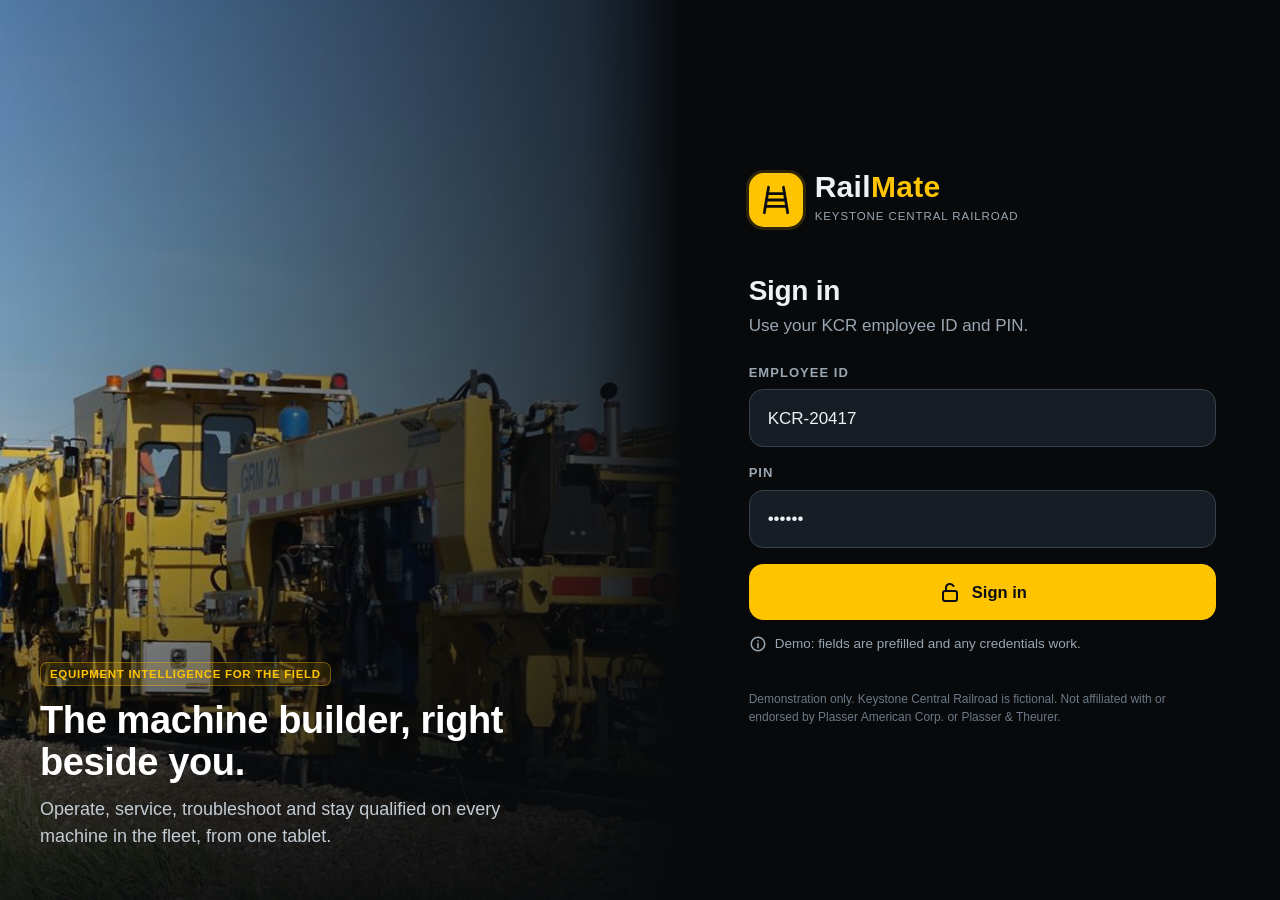
<file: index.html>
<!doctype html>
<html lang="en">
<head>
<meta charset="utf-8">
<meta name="viewport" content="width=device-width, initial-scale=1, viewport-fit=cover">
<meta name="theme-color" content="#0b0e11">
<meta name="robots" content="noindex">
<title>RailMate · Keystone Central Railroad (demo)</title>
<meta name="description" content="RailMate demo: equipment reference for the GRM3000T tamper. Fictional railroad; not affiliated with Plasser American.">
<link rel="icon" href="data:image/svg+xml,%3Csvg xmlns='http://www.w3.org/2000/svg' viewBox='0 0 32 32'%3E%3Crect width='32' height='32' rx='8' fill='%23ffc400'/%3E%3Cpath d='M11 6L8 26M21 6l3 20M9.5 12h13M8.7 18h14.6' stroke='%230b0e11' stroke-width='2.6' stroke-linecap='round' fill='none'/%3E%3C/svg%3E">
<link rel="stylesheet" href="assets/css/app.css">
</head>
<body>
<div id="app"></div>
<noscript><p style="padding:40px;color:#fff">RailMate needs JavaScript enabled.</p></noscript>
<script src="assets/js/data.js"></script>
<script src="assets/js/core.js"></script>
<script src="assets/js/views1.js"></script>
<script src="assets/js/views2.js"></script>
<script src="assets/js/views3.js"></script>
<script src="assets/js/views4.js"></script>
<script>RM.boot();</script>
</body>
</html>
</file>
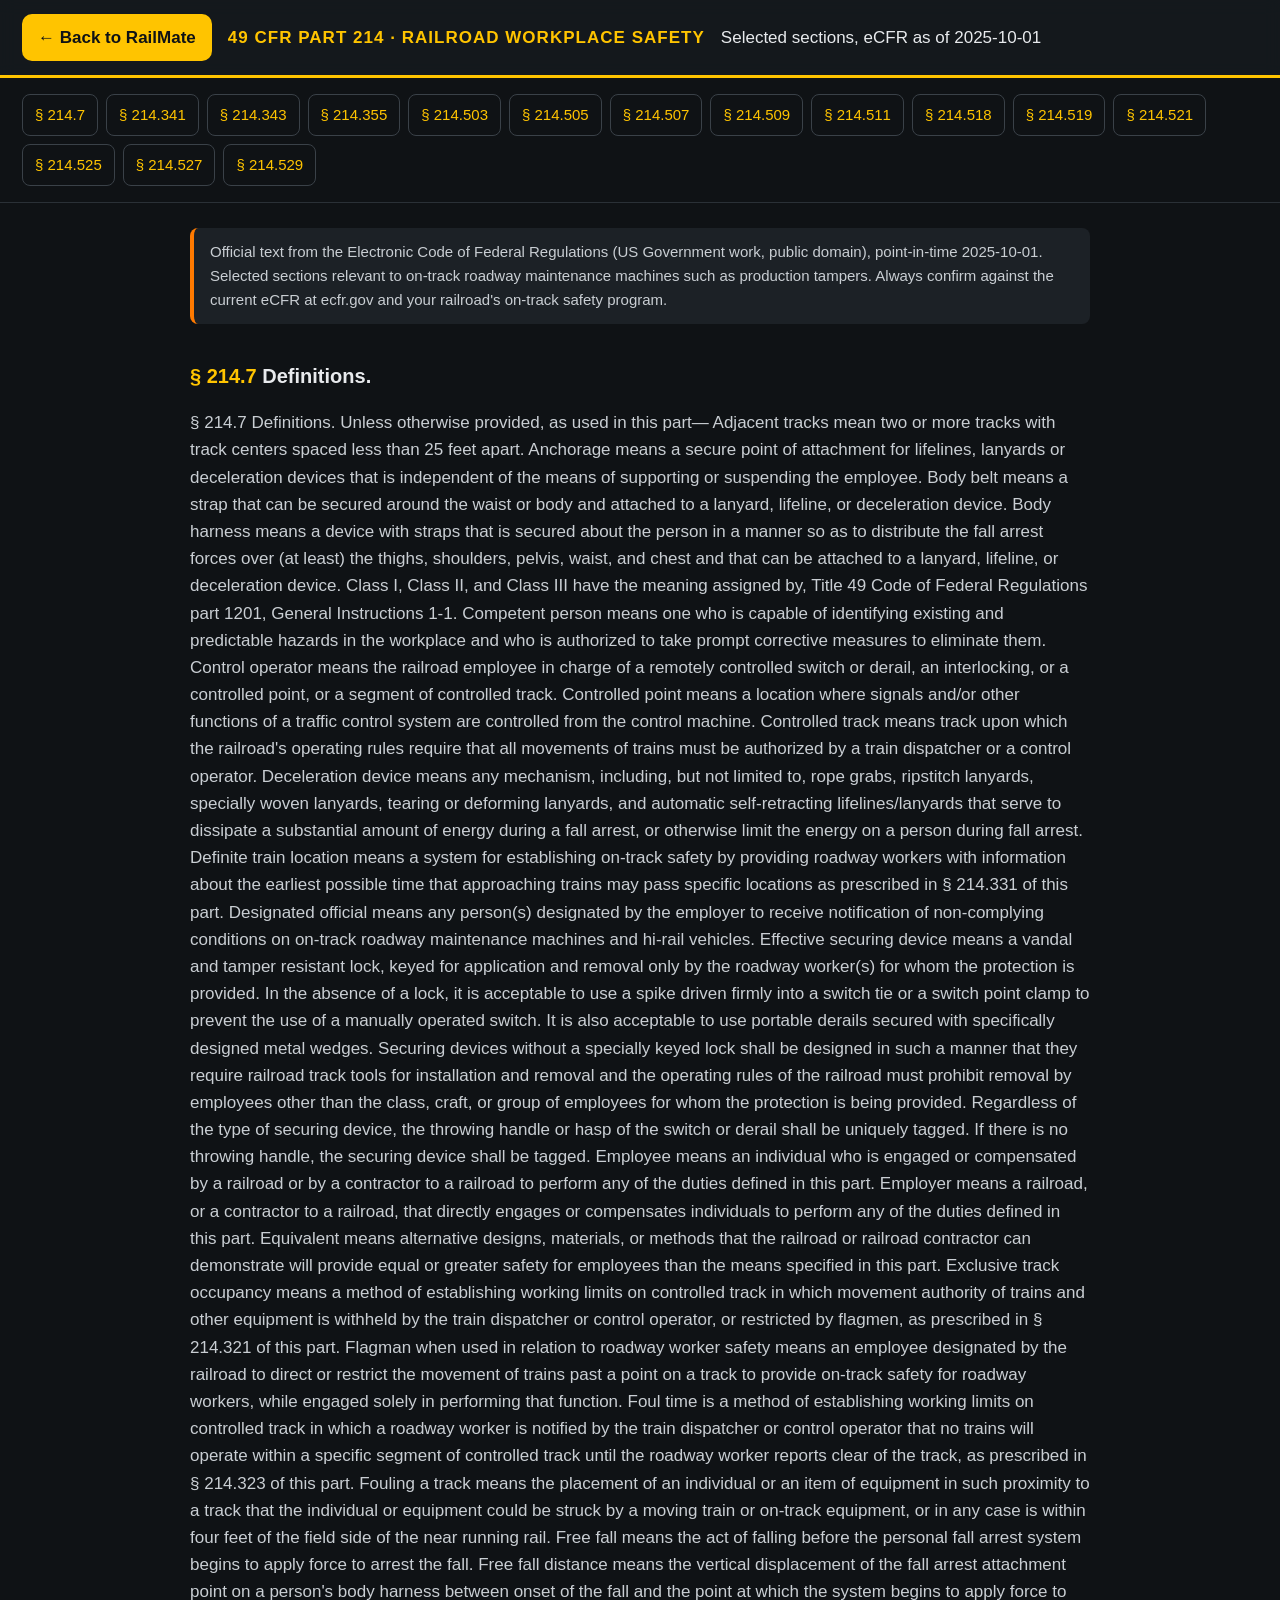
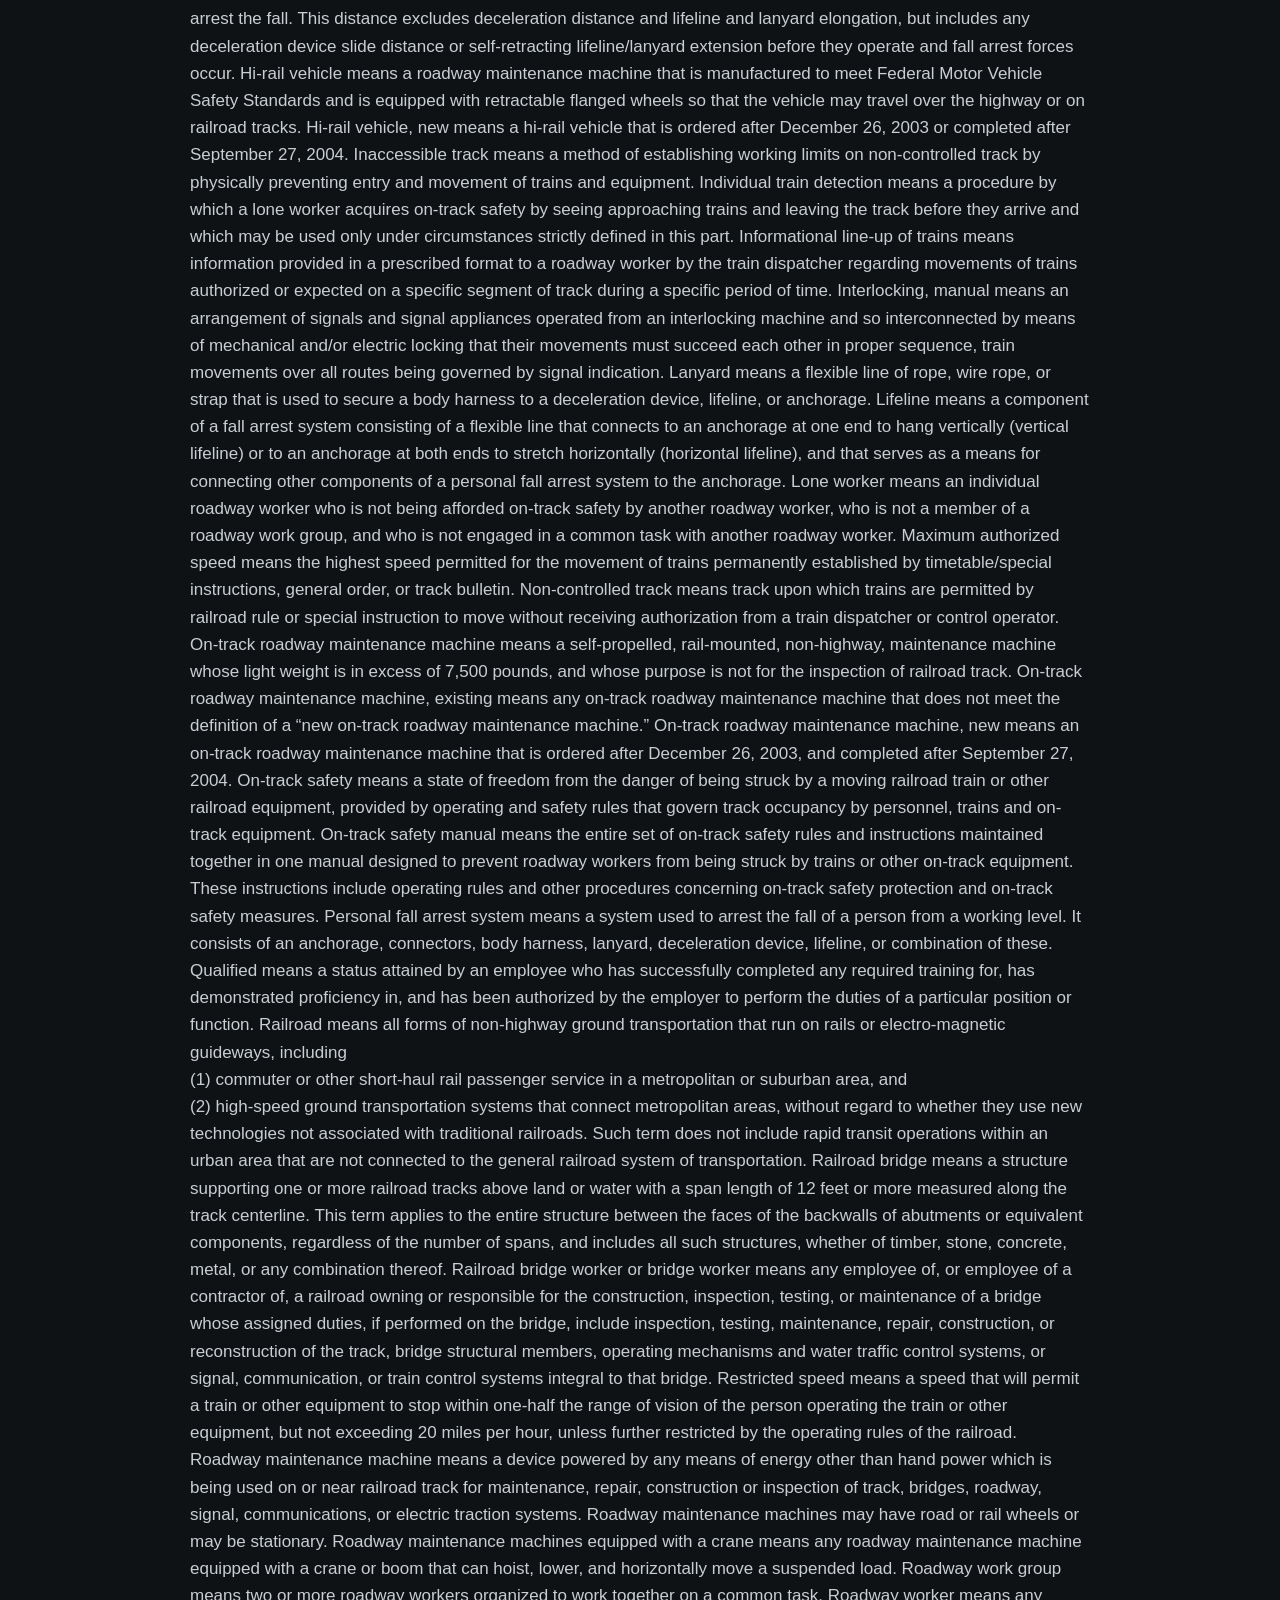
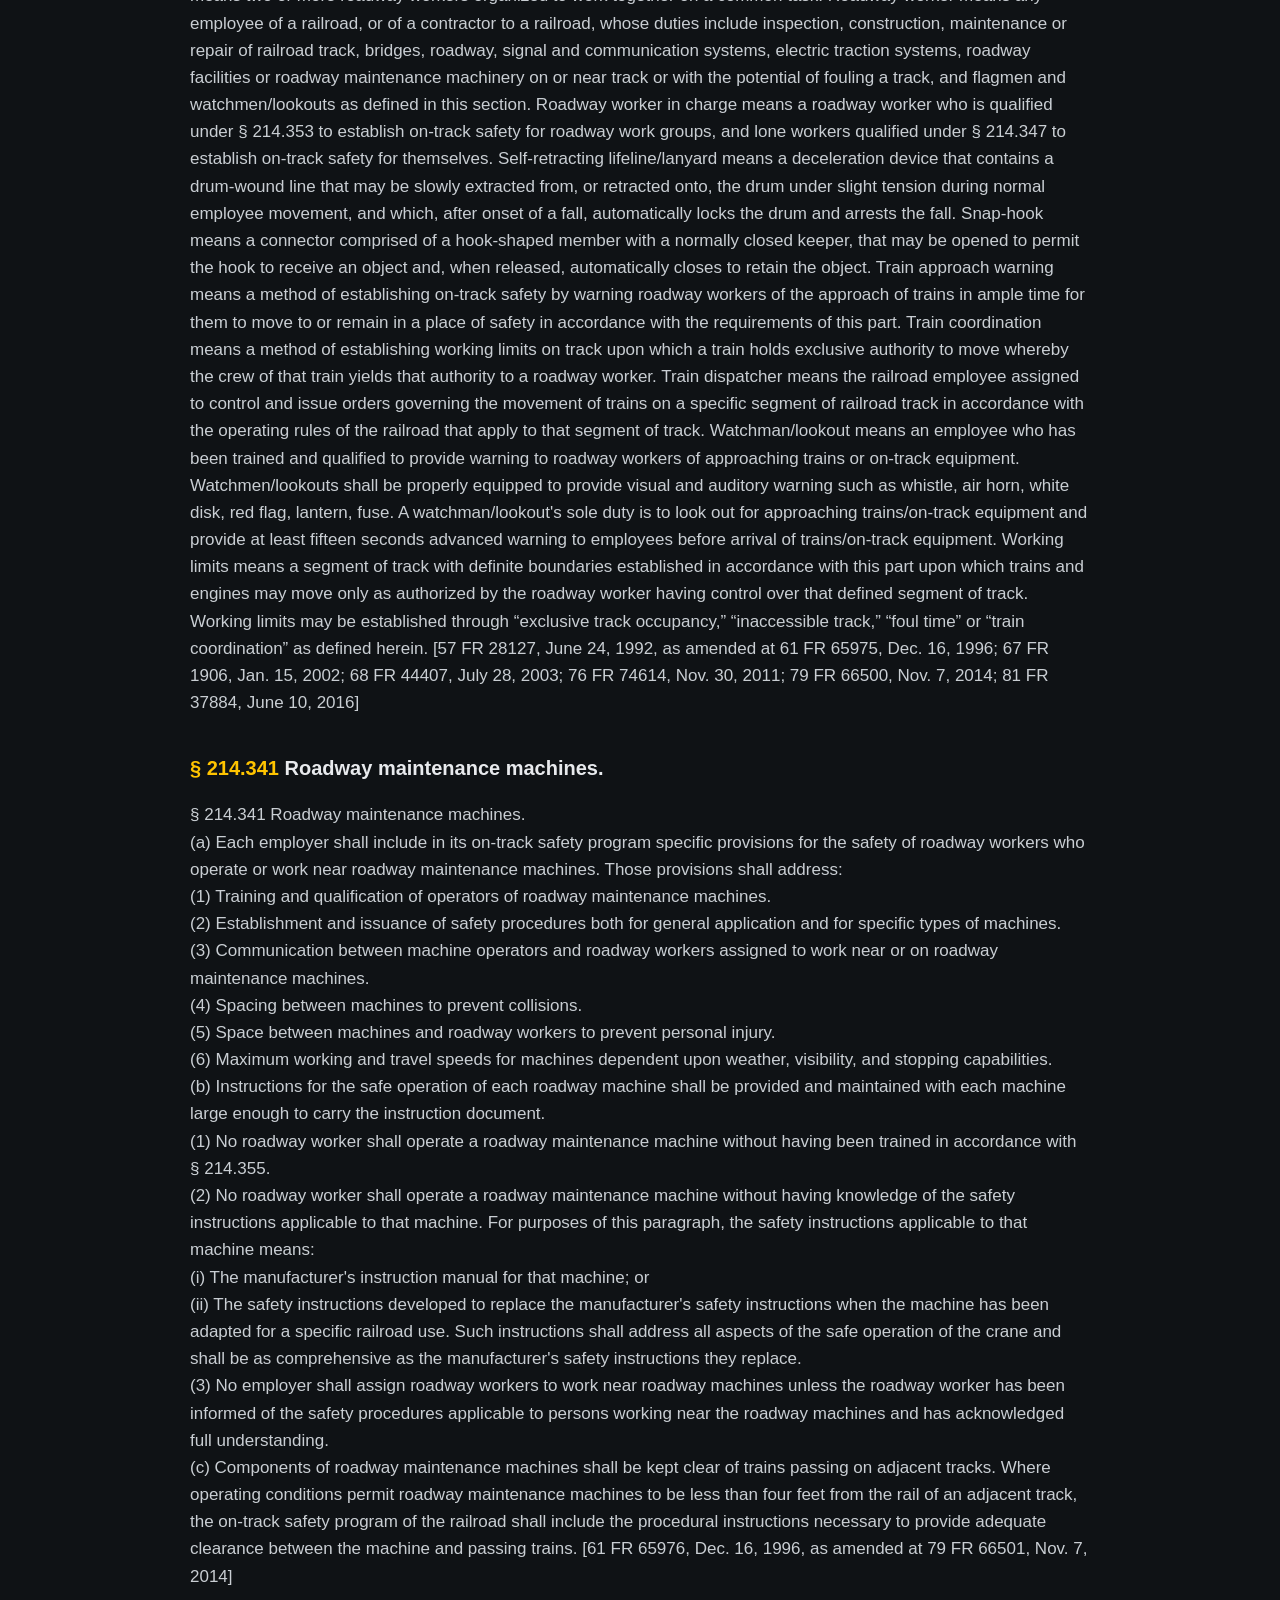
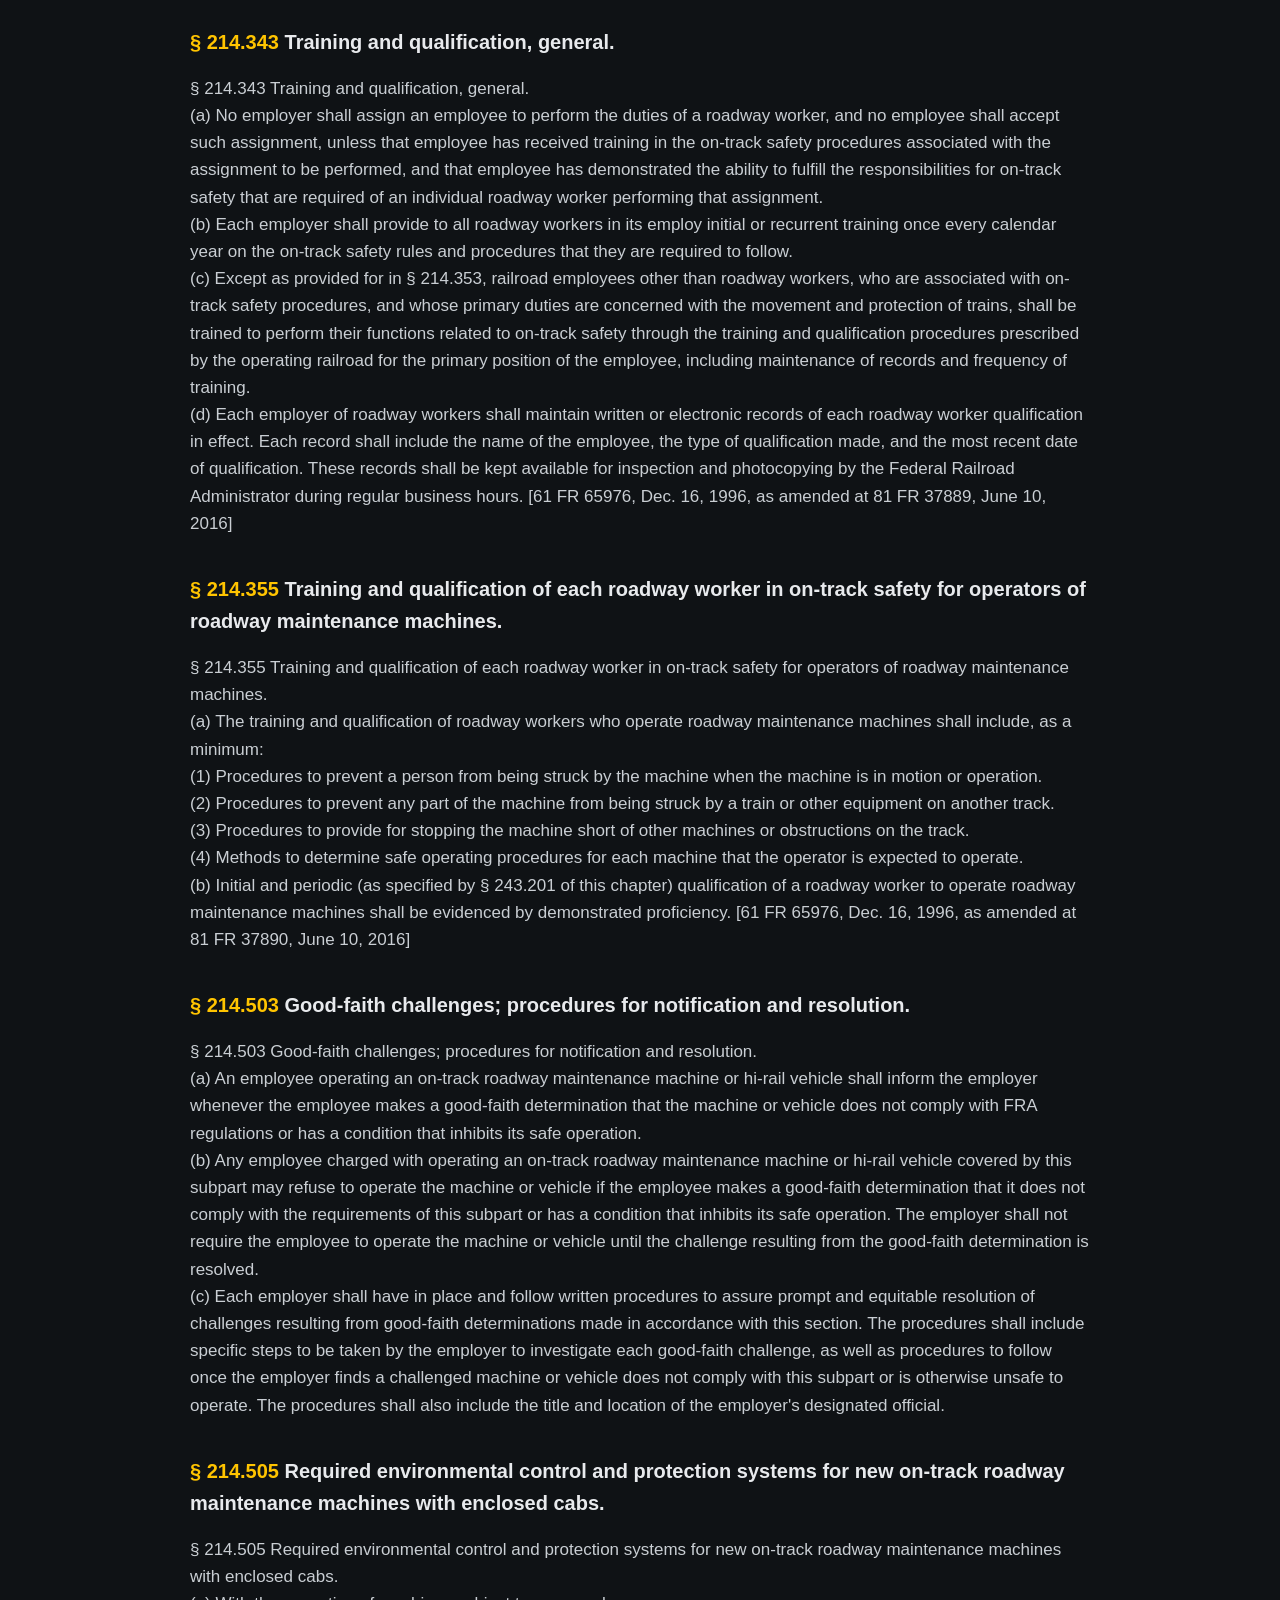
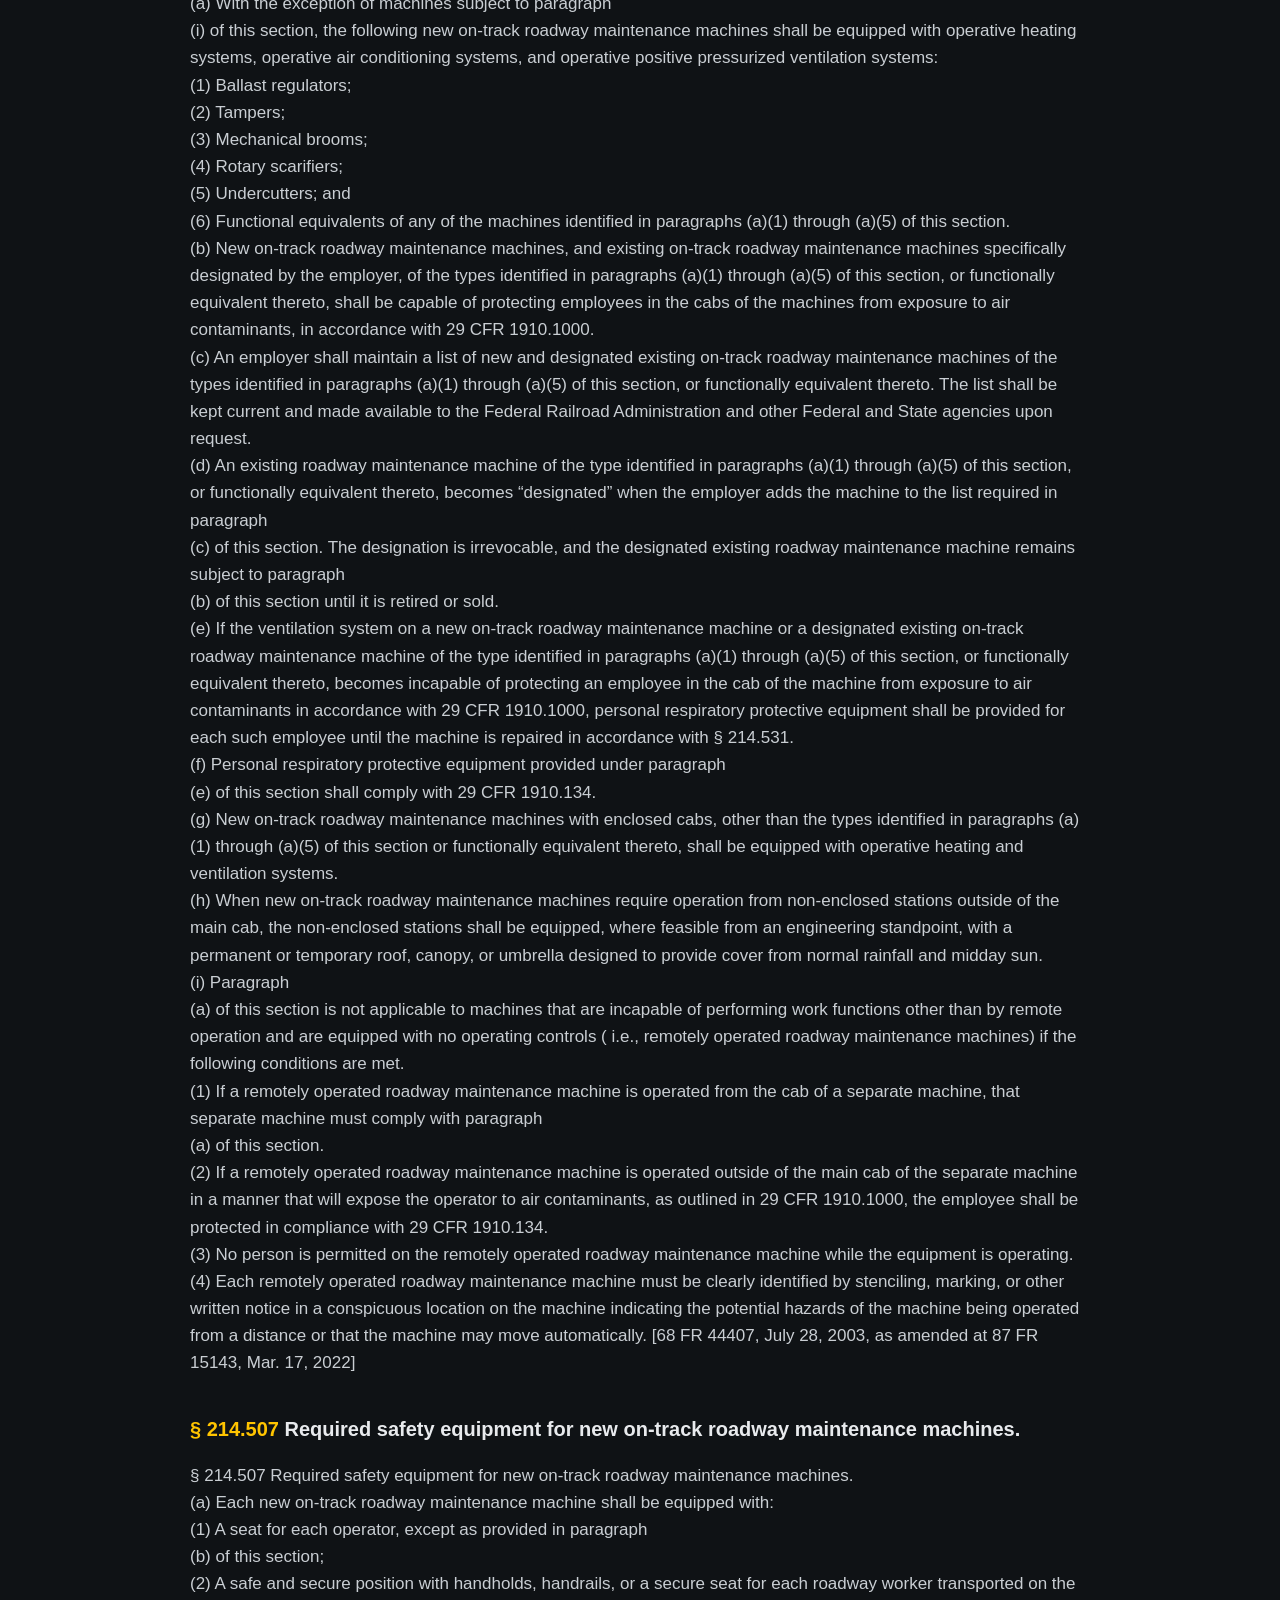
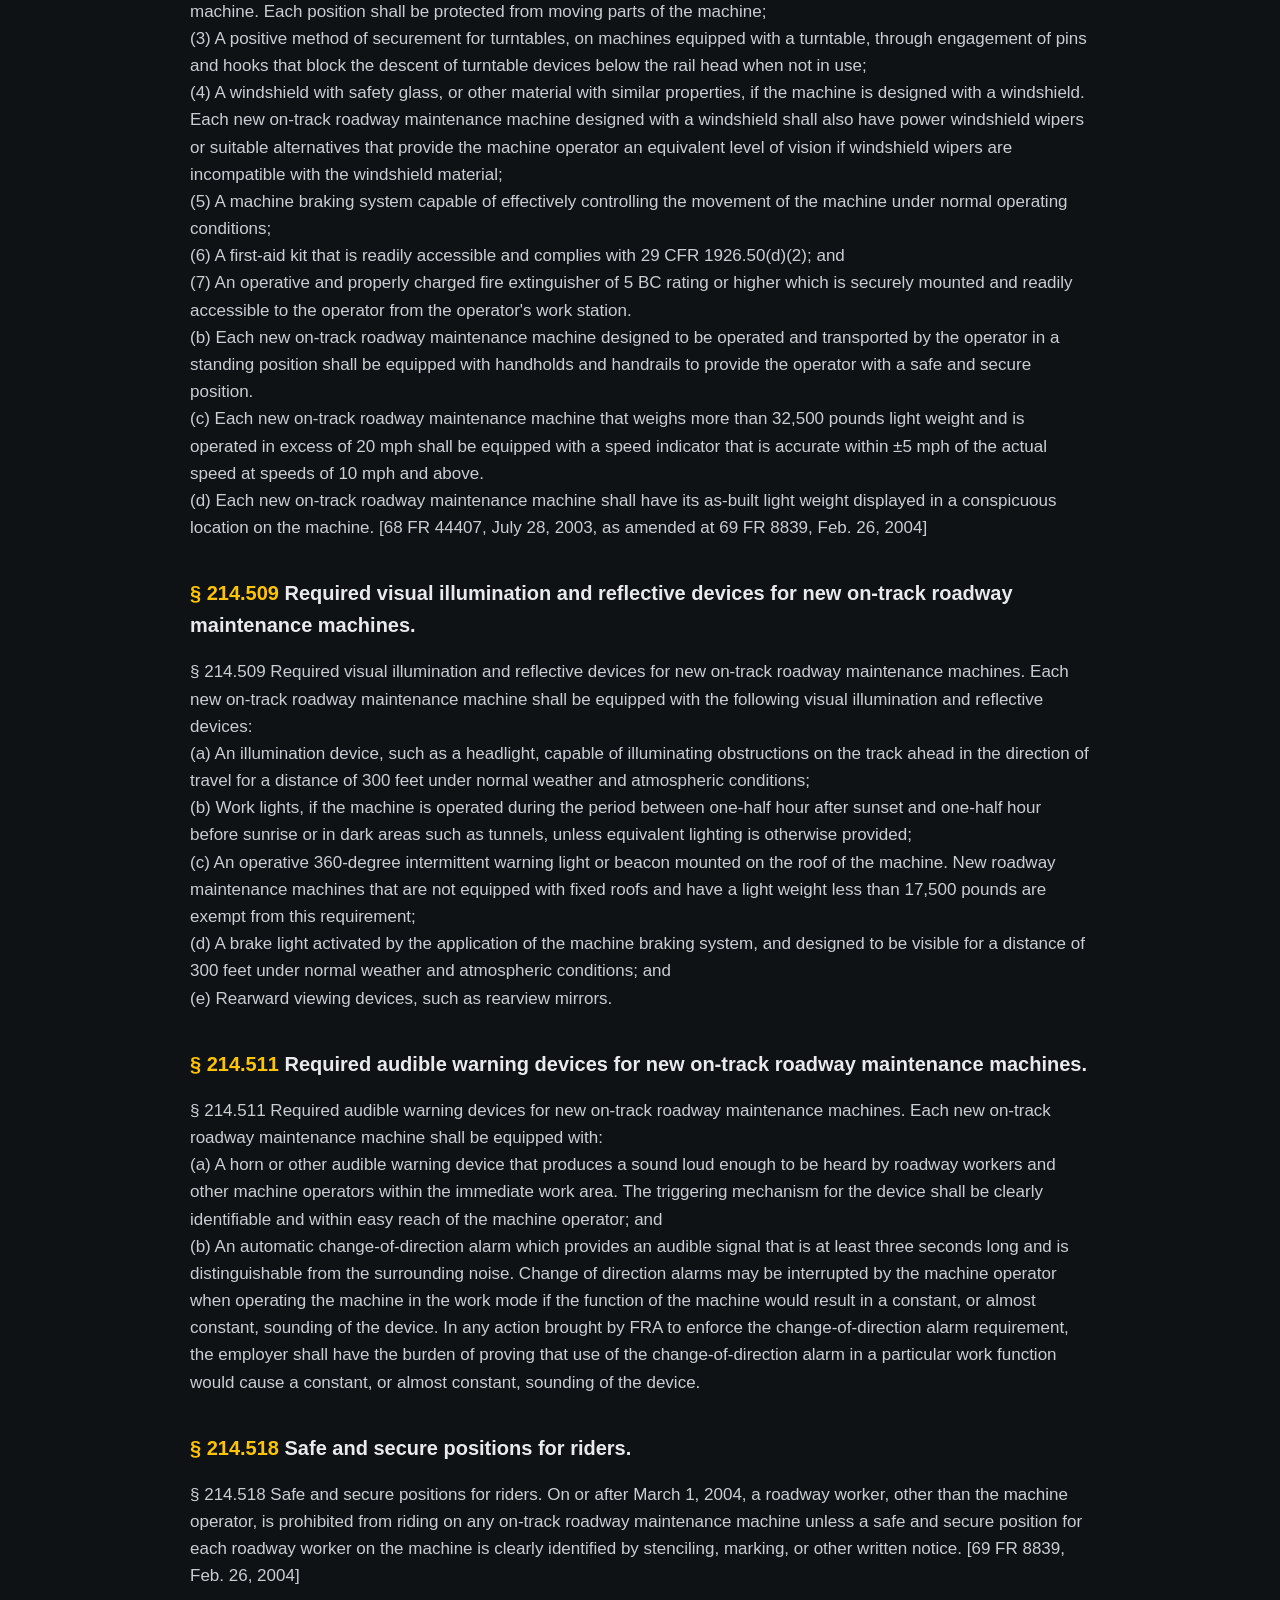
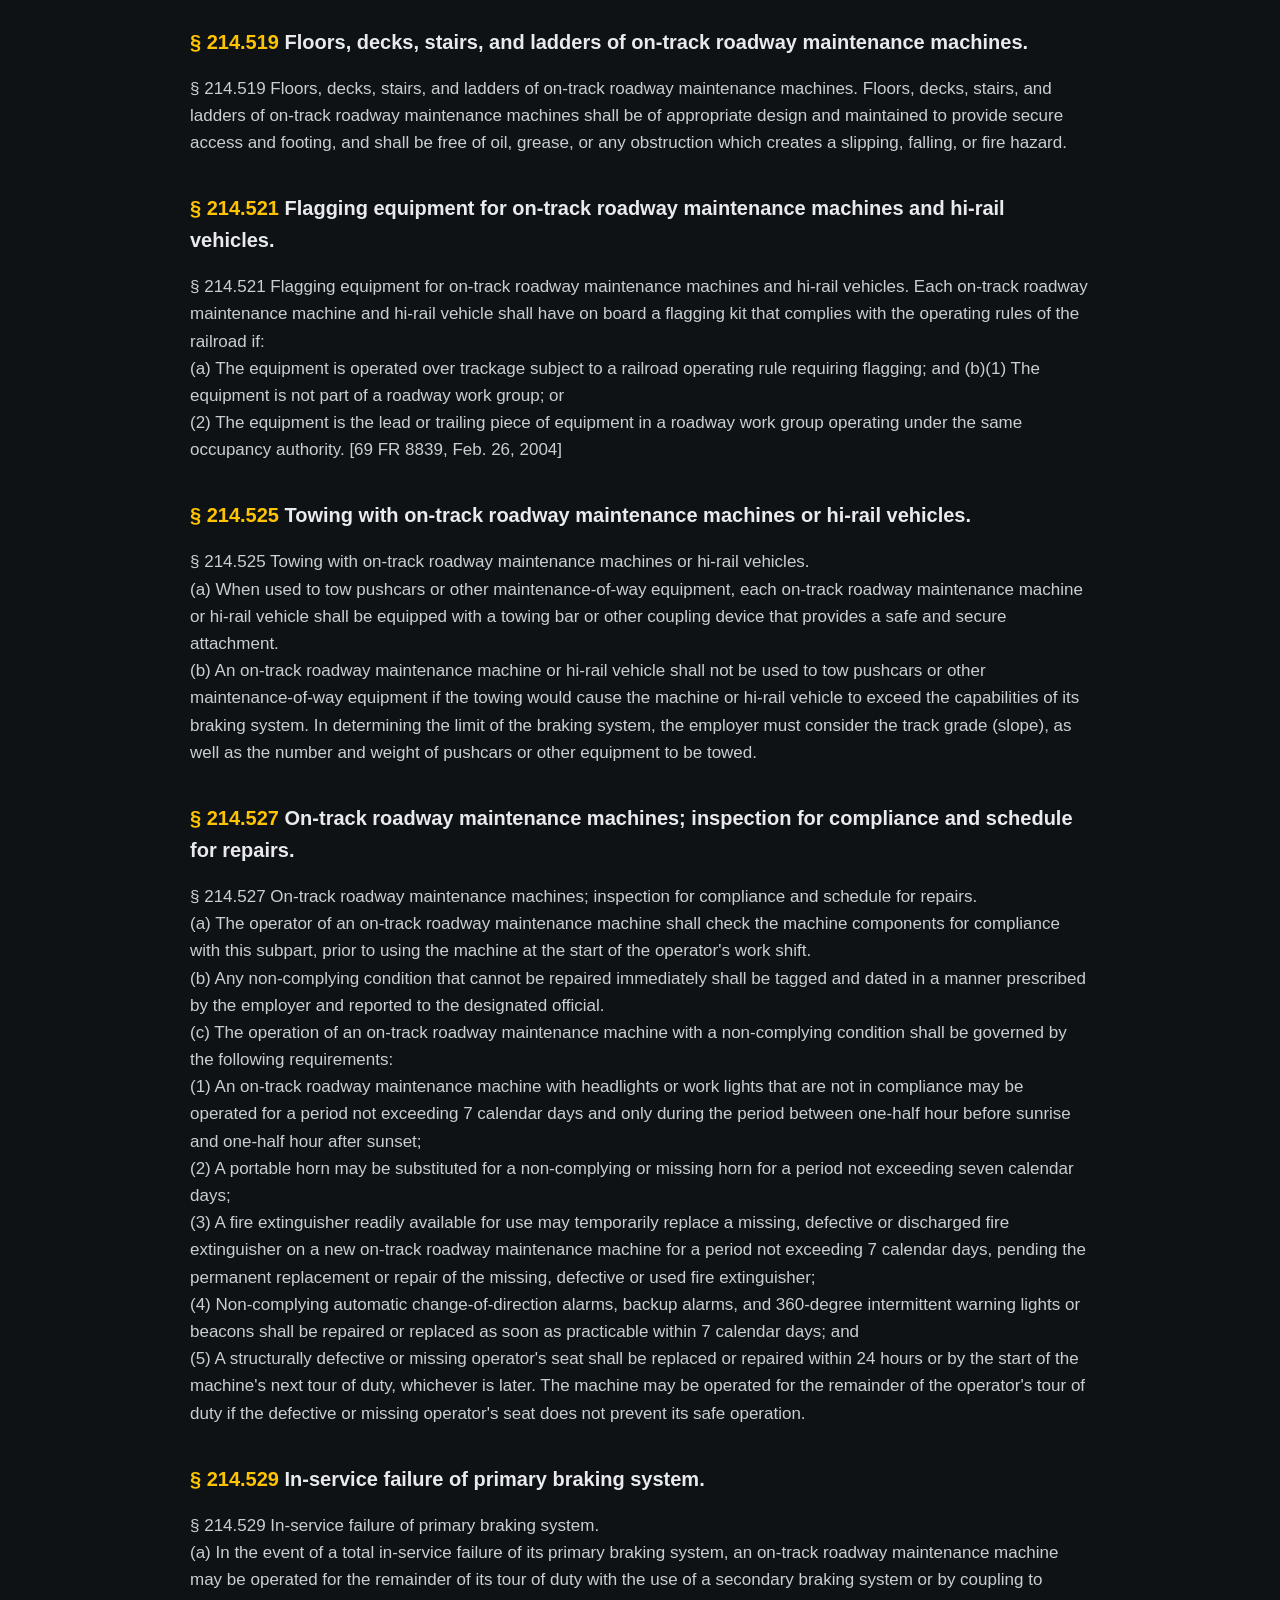
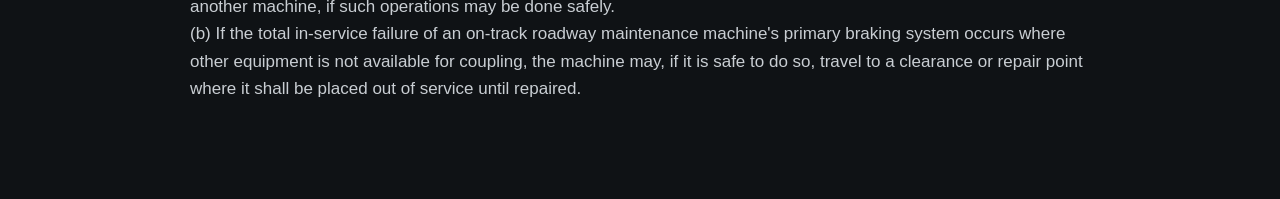
<file: docs/49-cfr-214-selected-sections.html>
<!doctype html><html lang="en"><head><meta charset="utf-8"><meta name="viewport" content="width=device-width,initial-scale=1"><title>49 CFR Part 214 — Selected Sections | RailMate</title>
<style>body{margin:0;background:#0f1215;color:#e8eaed;font:17px/1.6 -apple-system,"Segoe UI",Roboto,Helvetica,Arial,sans-serif}header{position:sticky;top:0;background:#15191dee;backdrop-filter:blur(8px);border-bottom:3px solid #ffc400;padding:14px 22px;display:flex;gap:16px;align-items:center;flex-wrap:wrap}header b{color:#ffc400;letter-spacing:.06em}header a.back{color:#0f1215;background:#ffc400;padding:10px 16px;border-radius:10px;text-decoration:none;font-weight:700}nav{display:flex;flex-wrap:wrap;gap:8px;padding:16px 22px;border-bottom:1px solid #2a3036}nav a{color:#ffc400;border:1px solid #3a4148;border-radius:8px;padding:8px 12px;text-decoration:none;font-size:15px}main{max-width:900px;margin:0 auto;padding:10px 22px 80px}h2{color:#ffc400;font-size:20px;margin:36px 0 8px}h2 span{color:#e8eaed;font-weight:600}p{color:#c9ced3}.note{background:#1c2126;border-left:4px solid #ff7a00;padding:12px 16px;border-radius:8px;color:#c9ced3;font-size:15px}</style></head><body>
<header><a class="back" href="../index.html#/m/grm3000t/docs">← Back to RailMate</a><b>49 CFR PART 214 · RAILROAD WORKPLACE SAFETY</b><span>Selected sections, eCFR as of 2025-10-01</span></header>
<nav><a href="#s214.7">§ 214.7</a><a href="#s214.341">§ 214.341</a><a href="#s214.343">§ 214.343</a><a href="#s214.355">§ 214.355</a><a href="#s214.503">§ 214.503</a><a href="#s214.505">§ 214.505</a><a href="#s214.507">§ 214.507</a><a href="#s214.509">§ 214.509</a><a href="#s214.511">§ 214.511</a><a href="#s214.518">§ 214.518</a><a href="#s214.519">§ 214.519</a><a href="#s214.521">§ 214.521</a><a href="#s214.525">§ 214.525</a><a href="#s214.527">§ 214.527</a><a href="#s214.529">§ 214.529</a></nav><main><p class="note">Official text from the Electronic Code of Federal Regulations (US Government work, public domain), point-in-time 2025-10-01. Selected sections relevant to on-track roadway maintenance machines such as production tampers. Always confirm against the current eCFR at ecfr.gov and your railroad's on-track safety program.</p><section id="s214.7"><h2>§ 214.7 <span>Definitions.</span></h2><p>§ 214.7 Definitions. Unless otherwise provided, as used in this part— Adjacent tracks mean two or more tracks with track centers spaced less than 25 feet apart. Anchorage means a secure point of attachment for lifelines, lanyards or deceleration devices that is independent of the means of supporting or suspending the employee. Body belt means a strap that can be secured around the waist or body and attached to a lanyard, lifeline, or deceleration device. Body harness means a device with straps that is secured about the person in a manner so as to distribute the fall arrest forces over (at least) the thighs, shoulders, pelvis, waist, and chest and that can be attached to a lanyard, lifeline, or deceleration device. Class I, Class II, and Class III have the meaning assigned by, Title 49 Code of Federal Regulations part 1201, General Instructions 1-1. Competent person means one who is capable of identifying existing and predictable hazards in the workplace and who is authorized to take prompt corrective measures to eliminate them. Control operator means the railroad employee in charge of a remotely controlled switch or derail, an interlocking, or a controlled point, or a segment of controlled track. Controlled point means a location where signals and/or other functions of a traffic control system are controlled from the control machine. Controlled track means track upon which the railroad&#x27;s operating rules require that all movements of trains must be authorized by a train dispatcher or a control operator. Deceleration device means any mechanism, including, but not limited to, rope grabs, ripstitch lanyards, specially woven lanyards, tearing or deforming lanyards, and automatic self-retracting lifelines/lanyards that serve to dissipate a substantial amount of energy during a fall arrest, or otherwise limit the energy on a person during fall arrest. Definite train location means a system for establishing on-track safety by providing roadway workers with information about the earliest possible time that approaching trains may pass specific locations as prescribed in § 214.331 of this part. Designated official means any person(s) designated by the employer to receive notification of non-complying conditions on on-track roadway maintenance machines and hi-rail vehicles. Effective securing device means a vandal and tamper resistant lock, keyed for application and removal only by the roadway worker(s) for whom the protection is provided. In the absence of a lock, it is acceptable to use a spike driven firmly into a switch tie or a switch point clamp to prevent the use of a manually operated switch. It is also acceptable to use portable derails secured with specifically designed metal wedges. Securing devices without a specially keyed lock shall be designed in such a manner that they require railroad track tools for installation and removal and the operating rules of the railroad must prohibit removal by employees other than the class, craft, or group of employees for whom the protection is being provided. Regardless of the type of securing device, the throwing handle or hasp of the switch or derail shall be uniquely tagged. If there is no throwing handle, the securing device shall be tagged. Employee means an individual who is engaged or compensated by a railroad or by a contractor to a railroad to perform any of the duties defined in this part. Employer means a railroad, or a contractor to a railroad, that directly engages or compensates individuals to perform any of the duties defined in this part. Equivalent means alternative designs, materials, or methods that the railroad or railroad contractor can demonstrate will provide equal or greater safety for employees than the means specified in this part. Exclusive track occupancy means a method of establishing working limits on controlled track in which movement authority of trains and other equipment is withheld by the train dispatcher or control operator, or restricted by flagmen, as prescribed in § 214.321 of this part. Flagman when used in relation to roadway worker safety means an employee designated by the railroad to direct or restrict the movement of trains past a point on a track to provide on-track safety for roadway workers, while engaged solely in performing that function. Foul time is a method of establishing working limits on controlled track in which a roadway worker is notified by the train dispatcher or control operator that no trains will operate within a specific segment of controlled track until the roadway worker reports clear of the track, as prescribed in § 214.323 of this part. Fouling a track means the placement of an individual or an item of equipment in such proximity to a track that the individual or equipment could be struck by a moving train or on-track equipment, or in any case is within four feet of the field side of the near running rail. Free fall means the act of falling before the personal fall arrest system begins to apply force to arrest the fall. Free fall distance means the vertical displacement of the fall arrest attachment point on a person&#x27;s body harness between onset of the fall and the point at which the system begins to apply force to arrest the fall. This distance excludes deceleration distance and lifeline and lanyard elongation, but includes any deceleration device slide distance or self-retracting lifeline/lanyard extension before they operate and fall arrest forces occur. Hi-rail vehicle means a roadway maintenance machine that is manufactured to meet Federal Motor Vehicle Safety Standards and is equipped with retractable flanged wheels so that the vehicle may travel over the highway or on railroad tracks. Hi-rail vehicle, new means a hi-rail vehicle that is ordered after December 26, 2003 or completed after September 27, 2004. Inaccessible track means a method of establishing working limits on non-controlled track by physically preventing entry and movement of trains and equipment. Individual train detection means a procedure by which a lone worker acquires on-track safety by seeing approaching trains and leaving the track before they arrive and which may be used only under circumstances strictly defined in this part. Informational line-up of trains means information provided in a prescribed format to a roadway worker by the train dispatcher regarding movements of trains authorized or expected on a specific segment of track during a specific period of time. Interlocking, manual means an arrangement of signals and signal appliances operated from an interlocking machine and so interconnected by means of mechanical and/or electric locking that their movements must succeed each other in proper sequence, train movements over all routes being governed by signal indication. Lanyard means a flexible line of rope, wire rope, or strap that is used to secure a body harness to a deceleration device, lifeline, or anchorage. Lifeline means a component of a fall arrest system consisting of a flexible line that connects to an anchorage at one end to hang vertically (vertical lifeline) or to an anchorage at both ends to stretch horizontally (horizontal lifeline), and that serves as a means for connecting other components of a personal fall arrest system to the anchorage. Lone worker means an individual roadway worker who is not being afforded on-track safety by another roadway worker, who is not a member of a roadway work group, and who is not engaged in a common task with another roadway worker. Maximum authorized speed means the highest speed permitted for the movement of trains permanently established by timetable/special instructions, general order, or track bulletin. Non-controlled track means track upon which trains are permitted by railroad rule or special instruction to move without receiving authorization from a train dispatcher or control operator. On-track roadway maintenance machine means a self-propelled, rail-mounted, non-highway, maintenance machine whose light weight is in excess of 7,500 pounds, and whose purpose is not for the inspection of railroad track. On-track roadway maintenance machine, existing means any on-track roadway maintenance machine that does not meet the definition of a “new on-track roadway maintenance machine.” On-track roadway maintenance machine, new means an on-track roadway maintenance machine that is ordered after December 26, 2003, and completed after September 27, 2004. On-track safety means a state of freedom from the danger of being struck by a moving railroad train or other railroad equipment, provided by operating and safety rules that govern track occupancy by personnel, trains and on-track equipment. On-track safety manual means the entire set of on-track safety rules and instructions maintained together in one manual designed to prevent roadway workers from being struck by trains or other on-track equipment. These instructions include operating rules and other procedures concerning on-track safety protection and on-track safety measures. Personal fall arrest system means a system used to arrest the fall of a person from a working level. It consists of an anchorage, connectors, body harness, lanyard, deceleration device, lifeline, or combination of these. Qualified means a status attained by an employee who has successfully completed any required training for, has demonstrated proficiency in, and has been authorized by the employer to perform the duties of a particular position or function. Railroad means all forms of non-highway ground transportation that run on rails or electro-magnetic guideways, including<br>(1) commuter or other short-haul rail passenger service in a metropolitan or suburban area, and<br>(2) high-speed ground transportation systems that connect metropolitan areas, without regard to whether they use new technologies not associated with traditional railroads. Such term does not include rapid transit operations within an urban area that are not connected to the general railroad system of transportation. Railroad bridge means a structure supporting one or more railroad tracks above land or water with a span length of 12 feet or more measured along the track centerline. This term applies to the entire structure between the faces of the backwalls of abutments or equivalent components, regardless of the number of spans, and includes all such structures, whether of timber, stone, concrete, metal, or any combination thereof. Railroad bridge worker or bridge worker means any employee of, or employee of a contractor of, a railroad owning or responsible for the construction, inspection, testing, or maintenance of a bridge whose assigned duties, if performed on the bridge, include inspection, testing, maintenance, repair, construction, or reconstruction of the track, bridge structural members, operating mechanisms and water traffic control systems, or signal, communication, or train control systems integral to that bridge. Restricted speed means a speed that will permit a train or other equipment to stop within one-half the range of vision of the person operating the train or other equipment, but not exceeding 20 miles per hour, unless further restricted by the operating rules of the railroad. Roadway maintenance machine means a device powered by any means of energy other than hand power which is being used on or near railroad track for maintenance, repair, construction or inspection of track, bridges, roadway, signal, communications, or electric traction systems. Roadway maintenance machines may have road or rail wheels or may be stationary. Roadway maintenance machines equipped with a crane means any roadway maintenance machine equipped with a crane or boom that can hoist, lower, and horizontally move a suspended load. Roadway work group means two or more roadway workers organized to work together on a common task. Roadway worker means any employee of a railroad, or of a contractor to a railroad, whose duties include inspection, construction, maintenance or repair of railroad track, bridges, roadway, signal and communication systems, electric traction systems, roadway facilities or roadway maintenance machinery on or near track or with the potential of fouling a track, and flagmen and watchmen/lookouts as defined in this section. Roadway worker in charge means a roadway worker who is qualified under § 214.353 to establish on-track safety for roadway work groups, and lone workers qualified under § 214.347 to establish on-track safety for themselves. Self-retracting lifeline/lanyard means a deceleration device that contains a drum-wound line that may be slowly extracted from, or retracted onto, the drum under slight tension during normal employee movement, and which, after onset of a fall, automatically locks the drum and arrests the fall. Snap-hook means a connector comprised of a hook-shaped member with a normally closed keeper, that may be opened to permit the hook to receive an object and, when released, automatically closes to retain the object. Train approach warning means a method of establishing on-track safety by warning roadway workers of the approach of trains in ample time for them to move to or remain in a place of safety in accordance with the requirements of this part. Train coordination means a method of establishing working limits on track upon which a train holds exclusive authority to move whereby the crew of that train yields that authority to a roadway worker. Train dispatcher means the railroad employee assigned to control and issue orders governing the movement of trains on a specific segment of railroad track in accordance with the operating rules of the railroad that apply to that segment of track. Watchman/lookout means an employee who has been trained and qualified to provide warning to roadway workers of approaching trains or on-track equipment. Watchmen/lookouts shall be properly equipped to provide visual and auditory warning such as whistle, air horn, white disk, red flag, lantern, fuse. A watchman/lookout&#x27;s sole duty is to look out for approaching trains/on-track equipment and provide at least fifteen seconds advanced warning to employees before arrival of trains/on-track equipment. Working limits means a segment of track with definite boundaries established in accordance with this part upon which trains and engines may move only as authorized by the roadway worker having control over that defined segment of track. Working limits may be established through “exclusive track occupancy,” “inaccessible track,” “foul time” or “train coordination” as defined herein. [57 FR 28127, June 24, 1992, as amended at 61 FR 65975, Dec. 16, 1996; 67 FR 1906, Jan. 15, 2002; 68 FR 44407, July 28, 2003; 76 FR 74614, Nov. 30, 2011; 79 FR 66500, Nov. 7, 2014; 81 FR 37884, June 10, 2016]</p></section><section id="s214.341"><h2>§ 214.341 <span>Roadway maintenance machines.</span></h2><p>§ 214.341 Roadway maintenance machines.<br>(a) Each employer shall include in its on-track safety program specific provisions for the safety of roadway workers who operate or work near roadway maintenance machines. Those provisions shall address:<br>(1) Training and qualification of operators of roadway maintenance machines.<br>(2) Establishment and issuance of safety procedures both for general application and for specific types of machines.<br>(3) Communication between machine operators and roadway workers assigned to work near or on roadway maintenance machines.<br>(4) Spacing between machines to prevent collisions.<br>(5) Space between machines and roadway workers to prevent personal injury.<br>(6) Maximum working and travel speeds for machines dependent upon weather, visibility, and stopping capabilities.<br>(b) Instructions for the safe operation of each roadway machine shall be provided and maintained with each machine large enough to carry the instruction document.<br>(1) No roadway worker shall operate a roadway maintenance machine without having been trained in accordance with § 214.355.<br>(2) No roadway worker shall operate a roadway maintenance machine without having knowledge of the safety instructions applicable to that machine. For purposes of this paragraph, the safety instructions applicable to that machine means:<br>(i) The manufacturer&#x27;s instruction manual for that machine; or<br>(ii) The safety instructions developed to replace the manufacturer&#x27;s safety instructions when the machine has been adapted for a specific railroad use. Such instructions shall address all aspects of the safe operation of the crane and shall be as comprehensive as the manufacturer&#x27;s safety instructions they replace.<br>(3) No employer shall assign roadway workers to work near roadway machines unless the roadway worker has been informed of the safety procedures applicable to persons working near the roadway machines and has acknowledged full understanding.<br>(c) Components of roadway maintenance machines shall be kept clear of trains passing on adjacent tracks. Where operating conditions permit roadway maintenance machines to be less than four feet from the rail of an adjacent track, the on-track safety program of the railroad shall include the procedural instructions necessary to provide adequate clearance between the machine and passing trains. [61 FR 65976, Dec. 16, 1996, as amended at 79 FR 66501, Nov. 7, 2014]</p></section><section id="s214.343"><h2>§ 214.343 <span>Training and qualification, general.</span></h2><p>§ 214.343 Training and qualification, general.<br>(a) No employer shall assign an employee to perform the duties of a roadway worker, and no employee shall accept such assignment, unless that employee has received training in the on-track safety procedures associated with the assignment to be performed, and that employee has demonstrated the ability to fulfill the responsibilities for on-track safety that are required of an individual roadway worker performing that assignment.<br>(b) Each employer shall provide to all roadway workers in its employ initial or recurrent training once every calendar year on the on-track safety rules and procedures that they are required to follow.<br>(c) Except as provided for in § 214.353, railroad employees other than roadway workers, who are associated with on-track safety procedures, and whose primary duties are concerned with the movement and protection of trains, shall be trained to perform their functions related to on-track safety through the training and qualification procedures prescribed by the operating railroad for the primary position of the employee, including maintenance of records and frequency of training.<br>(d) Each employer of roadway workers shall maintain written or electronic records of each roadway worker qualification in effect. Each record shall include the name of the employee, the type of qualification made, and the most recent date of qualification. These records shall be kept available for inspection and photocopying by the Federal Railroad Administrator during regular business hours. [61 FR 65976, Dec. 16, 1996, as amended at 81 FR 37889, June 10, 2016]</p></section><section id="s214.355"><h2>§ 214.355 <span>Training and qualification of each roadway worker in on-track safety for operators of roadway maintenance machines.</span></h2><p>§ 214.355 Training and qualification of each roadway worker in on-track safety for operators of roadway maintenance machines.<br>(a) The training and qualification of roadway workers who operate roadway maintenance machines shall include, as a minimum:<br>(1) Procedures to prevent a person from being struck by the machine when the machine is in motion or operation.<br>(2) Procedures to prevent any part of the machine from being struck by a train or other equipment on another track.<br>(3) Procedures to provide for stopping the machine short of other machines or obstructions on the track.<br>(4) Methods to determine safe operating procedures for each machine that the operator is expected to operate.<br>(b) Initial and periodic (as specified by § 243.201 of this chapter) qualification of a roadway worker to operate roadway maintenance machines shall be evidenced by demonstrated proficiency. [61 FR 65976, Dec. 16, 1996, as amended at 81 FR 37890, June 10, 2016]</p></section><section id="s214.503"><h2>§ 214.503 <span>Good-faith challenges; procedures for notification and resolution.</span></h2><p>§ 214.503 Good-faith challenges; procedures for notification and resolution.<br>(a) An employee operating an on-track roadway maintenance machine or hi-rail vehicle shall inform the employer whenever the employee makes a good-faith determination that the machine or vehicle does not comply with FRA regulations or has a condition that inhibits its safe operation.<br>(b) Any employee charged with operating an on-track roadway maintenance machine or hi-rail vehicle covered by this subpart may refuse to operate the machine or vehicle if the employee makes a good-faith determination that it does not comply with the requirements of this subpart or has a condition that inhibits its safe operation. The employer shall not require the employee to operate the machine or vehicle until the challenge resulting from the good-faith determination is resolved.<br>(c) Each employer shall have in place and follow written procedures to assure prompt and equitable resolution of challenges resulting from good-faith determinations made in accordance with this section. The procedures shall include specific steps to be taken by the employer to investigate each good-faith challenge, as well as procedures to follow once the employer finds a challenged machine or vehicle does not comply with this subpart or is otherwise unsafe to operate. The procedures shall also include the title and location of the employer&#x27;s designated official.</p></section><section id="s214.505"><h2>§ 214.505 <span>Required environmental control and protection systems for new on-track roadway maintenance machines with enclosed cabs.</span></h2><p>§ 214.505 Required environmental control and protection systems for new on-track roadway maintenance machines with enclosed cabs.<br>(a) With the exception of machines subject to paragraph<br>(i) of this section, the following new on-track roadway maintenance machines shall be equipped with operative heating systems, operative air conditioning systems, and operative positive pressurized ventilation systems:<br>(1) Ballast regulators;<br>(2) Tampers;<br>(3) Mechanical brooms;<br>(4) Rotary scarifiers;<br>(5) Undercutters; and<br>(6) Functional equivalents of any of the machines identified in paragraphs (a)(1) through (a)(5) of this section.<br>(b) New on-track roadway maintenance machines, and existing on-track roadway maintenance machines specifically designated by the employer, of the types identified in paragraphs (a)(1) through (a)(5) of this section, or functionally equivalent thereto, shall be capable of protecting employees in the cabs of the machines from exposure to air contaminants, in accordance with 29 CFR 1910.1000.<br>(c) An employer shall maintain a list of new and designated existing on-track roadway maintenance machines of the types identified in paragraphs (a)(1) through (a)(5) of this section, or functionally equivalent thereto. The list shall be kept current and made available to the Federal Railroad Administration and other Federal and State agencies upon request.<br>(d) An existing roadway maintenance machine of the type identified in paragraphs (a)(1) through (a)(5) of this section, or functionally equivalent thereto, becomes “designated” when the employer adds the machine to the list required in paragraph<br>(c) of this section. The designation is irrevocable, and the designated existing roadway maintenance machine remains subject to paragraph<br>(b) of this section until it is retired or sold.<br>(e) If the ventilation system on a new on-track roadway maintenance machine or a designated existing on-track roadway maintenance machine of the type identified in paragraphs (a)(1) through (a)(5) of this section, or functionally equivalent thereto, becomes incapable of protecting an employee in the cab of the machine from exposure to air contaminants in accordance with 29 CFR 1910.1000, personal respiratory protective equipment shall be provided for each such employee until the machine is repaired in accordance with § 214.531.<br>(f) Personal respiratory protective equipment provided under paragraph<br>(e) of this section shall comply with 29 CFR 1910.134.<br>(g) New on-track roadway maintenance machines with enclosed cabs, other than the types identified in paragraphs (a)(1) through (a)(5) of this section or functionally equivalent thereto, shall be equipped with operative heating and ventilation systems.<br>(h) When new on-track roadway maintenance machines require operation from non-enclosed stations outside of the main cab, the non-enclosed stations shall be equipped, where feasible from an engineering standpoint, with a permanent or temporary roof, canopy, or umbrella designed to provide cover from normal rainfall and midday sun.<br>(i) Paragraph<br>(a) of this section is not applicable to machines that are incapable of performing work functions other than by remote operation and are equipped with no operating controls ( i.e., remotely operated roadway maintenance machines) if the following conditions are met.<br>(1) If a remotely operated roadway maintenance machine is operated from the cab of a separate machine, that separate machine must comply with paragraph<br>(a) of this section.<br>(2) If a remotely operated roadway maintenance machine is operated outside of the main cab of the separate machine in a manner that will expose the operator to air contaminants, as outlined in 29 CFR 1910.1000, the employee shall be protected in compliance with 29 CFR 1910.134.<br>(3) No person is permitted on the remotely operated roadway maintenance machine while the equipment is operating.<br>(4) Each remotely operated roadway maintenance machine must be clearly identified by stenciling, marking, or other written notice in a conspicuous location on the machine indicating the potential hazards of the machine being operated from a distance or that the machine may move automatically. [68 FR 44407, July 28, 2003, as amended at 87 FR 15143, Mar. 17, 2022]</p></section><section id="s214.507"><h2>§ 214.507 <span>Required safety equipment for new on-track roadway maintenance machines.</span></h2><p>§ 214.507 Required safety equipment for new on-track roadway maintenance machines.<br>(a) Each new on-track roadway maintenance machine shall be equipped with:<br>(1) A seat for each operator, except as provided in paragraph<br>(b) of this section;<br>(2) A safe and secure position with handholds, handrails, or a secure seat for each roadway worker transported on the machine. Each position shall be protected from moving parts of the machine;<br>(3) A positive method of securement for turntables, on machines equipped with a turntable, through engagement of pins and hooks that block the descent of turntable devices below the rail head when not in use;<br>(4) A windshield with safety glass, or other material with similar properties, if the machine is designed with a windshield. Each new on-track roadway maintenance machine designed with a windshield shall also have power windshield wipers or suitable alternatives that provide the machine operator an equivalent level of vision if windshield wipers are incompatible with the windshield material;<br>(5) A machine braking system capable of effectively controlling the movement of the machine under normal operating conditions;<br>(6) A first-aid kit that is readily accessible and complies with 29 CFR 1926.50(d)(2); and<br>(7) An operative and properly charged fire extinguisher of 5 BC rating or higher which is securely mounted and readily accessible to the operator from the operator&#x27;s work station.<br>(b) Each new on-track roadway maintenance machine designed to be operated and transported by the operator in a standing position shall be equipped with handholds and handrails to provide the operator with a safe and secure position.<br>(c) Each new on-track roadway maintenance machine that weighs more than 32,500 pounds light weight and is operated in excess of 20 mph shall be equipped with a speed indicator that is accurate within ±5 mph of the actual speed at speeds of 10 mph and above.<br>(d) Each new on-track roadway maintenance machine shall have its as-built light weight displayed in a conspicuous location on the machine. [68 FR 44407, July 28, 2003, as amended at 69 FR 8839, Feb. 26, 2004]</p></section><section id="s214.509"><h2>§ 214.509 <span>Required visual illumination and reflective devices for new on-track roadway maintenance machines.</span></h2><p>§ 214.509 Required visual illumination and reflective devices for new on-track roadway maintenance machines. Each new on-track roadway maintenance machine shall be equipped with the following visual illumination and reflective devices:<br>(a) An illumination device, such as a headlight, capable of illuminating obstructions on the track ahead in the direction of travel for a distance of 300 feet under normal weather and atmospheric conditions;<br>(b) Work lights, if the machine is operated during the period between one-half hour after sunset and one-half hour before sunrise or in dark areas such as tunnels, unless equivalent lighting is otherwise provided;<br>(c) An operative 360-degree intermittent warning light or beacon mounted on the roof of the machine. New roadway maintenance machines that are not equipped with fixed roofs and have a light weight less than 17,500 pounds are exempt from this requirement;<br>(d) A brake light activated by the application of the machine braking system, and designed to be visible for a distance of 300 feet under normal weather and atmospheric conditions; and<br>(e) Rearward viewing devices, such as rearview mirrors.</p></section><section id="s214.511"><h2>§ 214.511 <span>Required audible warning devices for new on-track roadway maintenance machines.</span></h2><p>§ 214.511 Required audible warning devices for new on-track roadway maintenance machines. Each new on-track roadway maintenance machine shall be equipped with:<br>(a) A horn or other audible warning device that produces a sound loud enough to be heard by roadway workers and other machine operators within the immediate work area. The triggering mechanism for the device shall be clearly identifiable and within easy reach of the machine operator; and<br>(b) An automatic change-of-direction alarm which provides an audible signal that is at least three seconds long and is distinguishable from the surrounding noise. Change of direction alarms may be interrupted by the machine operator when operating the machine in the work mode if the function of the machine would result in a constant, or almost constant, sounding of the device. In any action brought by FRA to enforce the change-of-direction alarm requirement, the employer shall have the burden of proving that use of the change-of-direction alarm in a particular work function would cause a constant, or almost constant, sounding of the device.</p></section><section id="s214.518"><h2>§ 214.518 <span>Safe and secure positions for riders.</span></h2><p>§ 214.518 Safe and secure positions for riders. On or after March 1, 2004, a roadway worker, other than the machine operator, is prohibited from riding on any on-track roadway maintenance machine unless a safe and secure position for each roadway worker on the machine is clearly identified by stenciling, marking, or other written notice. [69 FR 8839, Feb. 26, 2004]</p></section><section id="s214.519"><h2>§ 214.519 <span>Floors, decks, stairs, and ladders of on-track roadway maintenance machines.</span></h2><p>§ 214.519 Floors, decks, stairs, and ladders of on-track roadway maintenance machines. Floors, decks, stairs, and ladders of on-track roadway maintenance machines shall be of appropriate design and maintained to provide secure access and footing, and shall be free of oil, grease, or any obstruction which creates a slipping, falling, or fire hazard.</p></section><section id="s214.521"><h2>§ 214.521 <span>Flagging equipment for on-track roadway maintenance machines and hi-rail vehicles.</span></h2><p>§ 214.521 Flagging equipment for on-track roadway maintenance machines and hi-rail vehicles. Each on-track roadway maintenance machine and hi-rail vehicle shall have on board a flagging kit that complies with the operating rules of the railroad if:<br>(a) The equipment is operated over trackage subject to a railroad operating rule requiring flagging; and (b)(1) The equipment is not part of a roadway work group; or<br>(2) The equipment is the lead or trailing piece of equipment in a roadway work group operating under the same occupancy authority. [69 FR 8839, Feb. 26, 2004]</p></section><section id="s214.525"><h2>§ 214.525 <span>Towing with on-track roadway maintenance machines or hi-rail vehicles.</span></h2><p>§ 214.525 Towing with on-track roadway maintenance machines or hi-rail vehicles.<br>(a) When used to tow pushcars or other maintenance-of-way equipment, each on-track roadway maintenance machine or hi-rail vehicle shall be equipped with a towing bar or other coupling device that provides a safe and secure attachment.<br>(b) An on-track roadway maintenance machine or hi-rail vehicle shall not be used to tow pushcars or other maintenance-of-way equipment if the towing would cause the machine or hi-rail vehicle to exceed the capabilities of its braking system. In determining the limit of the braking system, the employer must consider the track grade (slope), as well as the number and weight of pushcars or other equipment to be towed.</p></section><section id="s214.527"><h2>§ 214.527 <span>On-track roadway maintenance machines; inspection for compliance and schedule for repairs.</span></h2><p>§ 214.527 On-track roadway maintenance machines; inspection for compliance and schedule for repairs.<br>(a) The operator of an on-track roadway maintenance machine shall check the machine components for compliance with this subpart, prior to using the machine at the start of the operator&#x27;s work shift.<br>(b) Any non-complying condition that cannot be repaired immediately shall be tagged and dated in a manner prescribed by the employer and reported to the designated official.<br>(c) The operation of an on-track roadway maintenance machine with a non-complying condition shall be governed by the following requirements:<br>(1) An on-track roadway maintenance machine with headlights or work lights that are not in compliance may be operated for a period not exceeding 7 calendar days and only during the period between one-half hour before sunrise and one-half hour after sunset;<br>(2) A portable horn may be substituted for a non-complying or missing horn for a period not exceeding seven calendar days;<br>(3) A fire extinguisher readily available for use may temporarily replace a missing, defective or discharged fire extinguisher on a new on-track roadway maintenance machine for a period not exceeding 7 calendar days, pending the permanent replacement or repair of the missing, defective or used fire extinguisher;<br>(4) Non-complying automatic change-of-direction alarms, backup alarms, and 360-degree intermittent warning lights or beacons shall be repaired or replaced as soon as practicable within 7 calendar days; and<br>(5) A structurally defective or missing operator&#x27;s seat shall be replaced or repaired within 24 hours or by the start of the machine&#x27;s next tour of duty, whichever is later. The machine may be operated for the remainder of the operator&#x27;s tour of duty if the defective or missing operator&#x27;s seat does not prevent its safe operation.</p></section><section id="s214.529"><h2>§ 214.529 <span>In-service failure of primary braking system.</span></h2><p>§ 214.529 In-service failure of primary braking system.<br>(a) In the event of a total in-service failure of its primary braking system, an on-track roadway maintenance machine may be operated for the remainder of its tour of duty with the use of a secondary braking system or by coupling to another machine, if such operations may be done safely.<br>(b) If the total in-service failure of an on-track roadway maintenance machine&#x27;s primary braking system occurs where other equipment is not available for coupling, the machine may, if it is safe to do so, travel to a clearance or repair point where it shall be placed out of service until repaired.</p></section></main></body></html>
</file>
<file: assets/css/app.css>
/* RailMate — rugged industrial dark theme */
:root{
  --bg:#0b0e11; --bg2:#10151a; --panel:#151b21; --panel2:#1c242c; --panel3:#232d37; --line:#2a3540; --line2:#36434f;
  --text:#eef1f4; --muted:#9aa7b3; --dim:#6c7a87;
  --y:#ffc400; --y2:#ffd54a; --o:#ff7a00; --red:#ff4d3d; --green:#2fd27a; --blue:#4aa8ff; --violet:#a78bfa;
  --yglow:rgba(255,196,0,.18); --ink:#0b0e11;
  --r:16px; --r2:12px; --shadow:0 10px 30px rgba(0,0,0,.35); --tap:56px;
  --side:268px; --top:72px;
  --font:-apple-system,BlinkMacSystemFont,"Segoe UI",Roboto,"Helvetica Neue",Arial,sans-serif;
  --mono:ui-monospace,SFMono-Regular,Menlo,Consolas,monospace;
}
html.day{
  --bg:#eef0ec; --bg2:#e4e7e2; --panel:#ffffff; --panel2:#f4f5f2; --panel3:#e9ebe6; --line:#d2d6d0; --line2:#bfc5bd;
  --text:#101418; --muted:#47525c; --dim:#68737d; --y:#e0a800; --y2:#c99600; --o:#d95f00; --red:#d62d1f; --green:#11884a; --blue:#1565c0;
  --yglow:rgba(224,168,0,.2); --shadow:0 6px 20px rgba(0,0,0,.08);
}
*{box-sizing:border-box;-webkit-tap-highlight-color:transparent}
html,body{margin:0;height:100%;background:var(--bg);color:var(--text);font:17px/1.5 var(--font);-webkit-font-smoothing:antialiased}
body{overflow:hidden}
a{color:inherit;text-decoration:none}
button{font:inherit;color:inherit;background:none;border:0;cursor:pointer;padding:0}
input,textarea,select{font:inherit;color:var(--text)}
img{max-width:100%;display:block}
h1,h2,h3,h4{margin:0;line-height:1.2;letter-spacing:-.01em}
h1{font-size:30px;font-weight:800} h2{font-size:22px;font-weight:750} h3{font-size:18px;font-weight:700}
p{margin:0 0 10px}
.mono{font-family:var(--mono)}
.muted{color:var(--muted)} .dim{color:var(--dim)} .y{color:var(--y)}
.ico{width:24px;height:24px;flex:none;stroke:currentColor;fill:none;stroke-width:2;stroke-linecap:round;stroke-linejoin:round}
.ico.sm{width:18px;height:18px} .ico.lg{width:32px;height:32px} .ico.xl{width:44px;height:44px}

/* ---------- App shell ---------- */
#app{height:100%}
.shell{display:grid;grid-template-columns:var(--side) minmax(0,1fr);grid-template-rows:var(--top) 1fr;height:100%;
  grid-template-areas:"side top" "side main"}
.side{grid-area:side;background:linear-gradient(180deg,#0f1418,#0b0e11);border-right:1px solid var(--line);display:flex;flex-direction:column;overflow-y:auto;overflow-x:hidden}
html.day .side{background:linear-gradient(180deg,#1a2026,#12171c);color:#eef1f4;--muted:#a6b1bb;--line:#2a3540;--panel2:#222b33}
.brand{display:flex;align-items:center;gap:12px;padding:18px 20px 16px;min-height:var(--top)}
.logo{width:40px;height:40px;border-radius:11px;background:var(--y);display:grid;place-items:center;color:#0b0e11;box-shadow:0 0 0 3px rgba(255,196,0,.15)}
.logo svg{width:26px;height:26px}
.brand b{font-size:21px;letter-spacing:.01em;display:block;line-height:1}
.brand b span{color:var(--y)}
.brand small{font-size:11.5px;color:var(--muted);letter-spacing:.08em;text-transform:uppercase}
.nav{padding:6px 12px 12px;display:flex;flex-direction:column;gap:2px}
.nav .lbl{font-size:11px;letter-spacing:.14em;text-transform:uppercase;color:var(--dim);padding:16px 12px 6px}
.nav a{display:flex;align-items:center;gap:14px;min-height:50px;padding:0 14px;border-radius:12px;color:var(--muted);font-weight:600;font-size:16px;position:relative;transition:background .2s,color .2s}
.nav a:hover{background:rgba(255,255,255,.04);color:#eef1f4}
.nav a.on{background:linear-gradient(90deg,rgba(255,196,0,.16),rgba(255,196,0,.03));color:#fff}
.nav a.on::before{content:"";position:absolute;left:-12px;top:10px;bottom:10px;width:4px;border-radius:0 4px 4px 0;background:var(--y)}
.nav a.on .ico{color:var(--y)}
.nav a .lock{margin-left:auto;color:var(--o)}
.nav .mch{margin:4px 0 2px;padding:12px;border-radius:14px;background:rgba(255,255,255,.035);border:1px solid var(--line);display:flex;gap:12px;align-items:center}
.nav .mch img{width:52px;height:40px;object-fit:cover;border-radius:8px}
.nav .mch b{font-size:15px;display:block;color:#fff} .nav .mch small{font-size:12px;color:var(--muted)}
.side-foot{margin-top:auto;padding:14px 16px 18px;border-top:1px solid var(--line);font-size:11.5px;color:var(--dim);line-height:1.45}

.top{grid-area:top;display:flex;align-items:center;gap:14px;padding:0 22px;border-bottom:1px solid var(--line);background:rgba(11,14,17,.82);backdrop-filter:blur(14px);-webkit-backdrop-filter:blur(14px);z-index:20}
html.day .top{background:rgba(255,255,255,.85)}
.top .menu-btn{display:none}
.crumbs{display:flex;align-items:center;gap:8px;min-width:0;font-size:15px;color:var(--muted);white-space:nowrap;overflow:hidden}
.crumbs a:hover{color:var(--text)} .crumbs b{color:var(--text);font-weight:700;overflow:hidden;text-overflow:ellipsis}
.crumbs .sep{opacity:.4}
.top .sp{flex:1}
.chip-brief{display:flex;align-items:center;gap:8px;height:44px;padding:0 14px;border-radius:999px;border:1px solid var(--line2);font-size:14px;font-weight:650;color:var(--muted);white-space:nowrap}
.chip-brief.ok{border-color:rgba(47,210,122,.45);color:var(--green);background:rgba(47,210,122,.08)}
.chip-brief.need{border-color:rgba(255,196,0,.5);color:var(--y);background:rgba(255,196,0,.07)}
.btn-stop{display:flex;align-items:center;gap:9px;height:48px;padding:0 18px;border-radius:999px;background:var(--red);color:#fff;font-weight:800;letter-spacing:.06em;font-size:14px;box-shadow:0 6px 18px rgba(255,77,61,.3);white-space:nowrap}
.btn-stop:active{transform:scale(.97)}
.avatar{width:46px;height:46px;border-radius:50%;background:linear-gradient(135deg,#ffd54a,#ff9a00);color:#111;display:grid;place-items:center;font-weight:800;font-size:15px;flex:none;position:relative}
.avatar i{position:absolute;right:-1px;bottom:-1px;width:15px;height:15px;border-radius:50%;background:var(--green);border:3px solid var(--bg)}
.iconbtn{width:48px;flex:none;min-width:44px;height:48px;border-radius:14px;display:grid;place-items:center;color:var(--muted);border:1px solid var(--line)}
.iconbtn:hover{color:var(--text);border-color:var(--line2)}

.main{grid-area:main;overflow-y:auto;overflow-x:hidden;position:relative;scroll-behavior:smooth}
.view{padding:28px 32px 60px;max-width:1360px;margin:0 auto;animation:viewin .38s cubic-bezier(.2,.8,.2,1)}
@keyframes viewin{from{opacity:0;transform:translateY(10px)}to{opacity:1;transform:none}}
.foot{padding:22px 32px 30px;color:var(--dim);font-size:12.5px;border-top:1px solid var(--line);max-width:1360px;margin:0 auto}

.tabbar{display:none}

/* ---------- Building blocks ---------- */
.card{background:var(--panel);border:1px solid var(--line);border-radius:var(--r);padding:22px}
.card.flat{background:var(--panel2)}
.card h2,.card h3{margin-bottom:12px}
.grid{display:grid;gap:18px}
.g2{grid-template-columns:repeat(2,minmax(0,1fr))} .g3{grid-template-columns:repeat(3,minmax(0,1fr))} .g4{grid-template-columns:repeat(4,minmax(0,1fr))}
.g-auto{grid-template-columns:repeat(auto-fill,minmax(260px,1fr))}
.split{display:grid;grid-template-columns:minmax(0,1.35fr) minmax(0,1fr);gap:22px;align-items:start}
.split.r{grid-template-columns:minmax(0,1fr) minmax(0,1.35fr)}
.row{display:flex;align-items:center;gap:12px} .row.wrap{flex-wrap:wrap} .row.between{justify-content:space-between}
.stack>*+*{margin-top:18px}
.sec-head{display:flex;align-items:flex-end;justify-content:space-between;gap:16px;margin:0 0 18px}
.sec-head .kicker{font-size:12px;letter-spacing:.16em;text-transform:uppercase;color:var(--y);font-weight:700;margin-bottom:6px}
.sec-head p{margin:6px 0 0;color:var(--muted);max-width:720px}
.h-sub{font-size:13px;letter-spacing:.14em;text-transform:uppercase;color:var(--dim);font-weight:700;margin:28px 0 12px}

.btn{display:inline-flex;align-items:center;justify-content:center;gap:10px;min-height:var(--tap);padding:0 24px;border-radius:14px;font-weight:750;font-size:16.5px;border:1px solid var(--line2);background:var(--panel2);transition:transform .12s,background .2s,border-color .2s;white-space:nowrap}
.btn:hover{border-color:var(--dim)}
.btn:active{transform:scale(.97)}
.btn.pri{background:var(--y);border-color:var(--y);color:#0b0e11}
.btn.pri:hover{background:var(--y2)}
.btn.danger{background:var(--red);border-color:var(--red);color:#fff}
.btn.ghost{background:transparent}
.btn.block{width:100%}
.btn.sm{min-height:44px;padding:0 16px;font-size:15px;border-radius:12px}
.btn[disabled]{opacity:.4;pointer-events:none}

.tag{display:inline-flex;align-items:center;gap:5px;height:24px;padding:0 9px;border-radius:7px;font-size:11.5px;font-weight:750;letter-spacing:.06em;text-transform:uppercase;white-space:nowrap;vertical-align:middle;border:1px solid transparent}
.tag-sample{background:rgba(167,139,250,.13);color:#c4b5fd;border-color:rgba(167,139,250,.35)}
html.day .tag-sample{color:#6d4fd6;background:rgba(109,79,214,.08)}
.tag-real{background:rgba(47,210,122,.1);color:var(--green);border-color:rgba(47,210,122,.3)}
.tag-sim{background:rgba(74,168,255,.1);color:var(--blue);border-color:rgba(74,168,255,.35)}
.tag-y{background:rgba(255,196,0,.12);color:var(--y);border-color:rgba(255,196,0,.35)}
.tag-o{background:rgba(255,122,0,.12);color:var(--o);border-color:rgba(255,122,0,.35)}
.tag-red{background:rgba(255,77,61,.12);color:var(--red);border-color:rgba(255,77,61,.35)}
.tag-mute{background:var(--panel3);color:var(--muted)}
.src{font-size:12.5px;color:var(--dim);display:flex;align-items:center;gap:6px;margin-top:10px}
.src .ico{width:14px;height:14px}

.pill{display:inline-flex;align-items:center;gap:8px;min-height:44px;padding:0 16px;border-radius:999px;background:var(--panel2);border:1px solid var(--line);font-weight:650;font-size:15px;color:var(--muted);white-space:nowrap;transition:all .2s}
.pill.on{background:var(--y);border-color:var(--y);color:#0b0e11}
.pills{display:flex;gap:8px;flex-wrap:wrap}
.pills.scroll{flex-wrap:nowrap;overflow-x:auto;scrollbar-width:none;padding-bottom:4px}
.pills.scroll::-webkit-scrollbar{display:none}

.kv{display:grid;grid-template-columns:auto 1fr;gap:0;border-radius:var(--r2);overflow:hidden;border:1px solid var(--line)}
.kv>div{padding:13px 16px;border-bottom:1px solid var(--line);font-size:15.5px}
.kv>div:nth-child(odd){color:var(--muted);background:var(--panel2)}
.kv>div:nth-child(even){font-weight:700;text-align:right}
.kv>div:nth-last-child(-n+2){border-bottom:0}

.list-row{display:flex;align-items:center;gap:16px;min-height:72px;padding:14px 18px;border-radius:14px;background:var(--panel);border:1px solid var(--line);transition:border-color .2s,transform .15s,background .2s}
.list-row:hover{border-color:var(--line2);background:var(--panel2)}
.list-row:active{transform:scale(.99)}
.list-row .ic{width:48px;height:48px;border-radius:13px;background:var(--panel3);display:grid;place-items:center;color:var(--y);flex:none}
.list-row .tx{flex:1;min-width:0}
.list-row .tx b{display:block;font-size:16.5px}
.list-row .tx small{color:var(--muted);font-size:14px}
.list-row .chev{color:var(--dim)}
.list{display:flex;flex-direction:column;gap:10px}

.callout{display:flex;gap:14px;padding:14px 16px;border-radius:12px;border:1px solid;font-size:15px;line-height:1.45;margin-top:12px}
.callout .ico{margin-top:1px}
.callout b{display:block;font-size:12px;letter-spacing:.12em;text-transform:uppercase;margin-bottom:2px}
.callout.redzone{background:rgba(255,77,61,.08);border-color:rgba(255,77,61,.35);color:var(--text)} .callout.redzone .ico,.callout.redzone b{color:var(--red)}
.callout.loto{background:rgba(255,122,0,.08);border-color:rgba(255,122,0,.4)} .callout.loto .ico,.callout.loto b{color:var(--o)}
.callout.energy,.callout.pinch,.callout.hot,.callout.hyd,.callout.elec,.callout.adjacent,.callout.spacing{background:rgba(255,196,0,.07);border-color:rgba(255,196,0,.32)}
.callout.energy .ico,.callout.energy b,.callout.pinch .ico,.callout.pinch b,.callout.hot .ico,.callout.hot b,.callout.hyd .ico,.callout.hyd b,.callout.elec .ico,.callout.elec b,.callout.adjacent .ico,.callout.adjacent b,.callout.spacing .ico,.callout.spacing b{color:var(--y)}
.callout.cfr{background:rgba(74,168,255,.07);border-color:rgba(74,168,255,.3)} .callout.cfr .ico,.callout.cfr b{color:var(--blue)}
.callout.tip{background:rgba(47,210,122,.07);border-color:rgba(47,210,122,.3)} .callout.tip .ico,.callout.tip b{color:var(--green)}

.ppe{display:flex;flex-wrap:wrap;gap:8px}
.ppe span{display:inline-flex;align-items:center;gap:7px;height:38px;padding:0 12px;border-radius:10px;background:var(--panel2);border:1px solid var(--line);font-size:14px;font-weight:600}
.ppe span .ico{color:var(--blue);width:20px;height:20px}
.ppe.hz span .ico{color:var(--y)}

.stripe{height:6px;border-radius:3px;background:repeating-linear-gradient(-45deg,var(--y) 0 12px,#111 12px 24px);opacity:.9}

.empty{padding:36px;text-align:center;color:var(--muted);border:1px dashed var(--line2);border-radius:var(--r)}

/* ---------- Login ---------- */
.login{position:fixed;inset:0;display:grid;grid-template-columns:1.15fr 1fr;background:#07090b;overflow:auto}
.login .art{position:relative;overflow:hidden;min-height:100%}
.login .art img{position:absolute;inset:0;width:100%;height:100%;object-fit:cover;transform:scale(1.06);animation:kb 22s ease-in-out infinite alternate}
@keyframes kb{to{transform:scale(1.16) translate(-2%,1%)}}
.login .art::after{content:"";position:absolute;inset:0;background:linear-gradient(90deg,rgba(7,9,11,.15),rgba(7,9,11,.75) 85%,#07090b),linear-gradient(0deg,rgba(7,9,11,.85),transparent 45%)}
.login .art .cap{position:absolute;left:40px;bottom:40px;right:40px;z-index:2;color:#fff}
.login .art .cap .tag{margin-bottom:14px}
.login .art .cap h2{font-size:38px;font-weight:800;max-width:560px;line-height:1.1}
.login .art .cap p{color:#c3ccd4;max-width:520px;margin-top:12px;font-size:18px}
.login .form{display:flex;flex-direction:column;justify-content:center;padding:48px clamp(28px,5vw,80px);color:#eef1f4;--panel2:#161d24;--line:#2a3540;--line2:#36434f}
.login .brand{padding:0;margin-bottom:38px}
.login .brand .logo{width:54px;height:54px;border-radius:15px} .login .brand .logo svg{width:34px;height:34px}
.login .brand b{font-size:30px}
.login h1{font-size:28px;margin-bottom:6px}
.field{display:block;margin-bottom:16px}
.field span{display:block;font-size:13px;letter-spacing:.08em;text-transform:uppercase;color:var(--muted);margin-bottom:7px;font-weight:650}
.field input,.field textarea,.field select{width:100%;min-height:58px;padding:0 18px;border-radius:14px;background:var(--panel2);border:1px solid var(--line2);font-size:17px;outline:none;transition:border-color .2s,box-shadow .2s}
.field textarea{padding:14px 18px;min-height:110px;resize:vertical}
.field input:focus,.field textarea:focus,.field select:focus{border-color:var(--y);box-shadow:0 0 0 4px var(--yglow)}
.login .hint{font-size:13.5px;color:var(--muted);margin-top:14px;display:flex;gap:8px;align-items:center}
.login .disc{margin-top:36px;font-size:12px;color:#6c7a87;line-height:1.5}
.verify{margin-top:22px;display:none}
.verify.on{display:block}
.verify div{display:flex;align-items:center;gap:12px;padding:8px 0;font-size:15.5px;color:var(--muted);opacity:0;transform:translateX(-6px);transition:all .3s}
.verify div.show{opacity:1;transform:none}
.verify div.done{color:#eef1f4}
.verify div .dot{width:24px;height:24px;border-radius:50%;border:2px solid var(--line2);display:grid;place-items:center;flex:none}
.verify div.done .dot{background:var(--green);border-color:var(--green);color:#0b0e11}
.verify div.done .dot .ico{width:15px;height:15px;stroke-width:3}

/* ---------- Dashboard ---------- */
.hello{display:flex;align-items:flex-end;justify-content:space-between;gap:20px;margin-bottom:22px;flex-wrap:wrap}
.hello h1{font-size:32px}
.hello p{margin:6px 0 0;color:var(--muted)}
.hero{position:relative;border-radius:22px;overflow:hidden;min-height:330px;display:flex;align-items:flex-end;border:1px solid var(--line);background:#000}
.hero>img{position:absolute;inset:0;width:100%;height:100%;object-fit:cover;opacity:.92;transition:transform 8s ease}
.hero:hover>img{transform:scale(1.04)}
.hero::after{content:"";position:absolute;inset:0;background:linear-gradient(0deg,rgba(5,7,9,.95) 0%,rgba(5,7,9,.55) 45%,rgba(5,7,9,.05) 80%),linear-gradient(90deg,rgba(5,7,9,.6),transparent 60%)}
.hero .in{position:relative;z-index:2;padding:28px;width:100%;color:#fff}
.hero .in .kick{font-size:12.5px;letter-spacing:.16em;text-transform:uppercase;color:var(--y);font-weight:750}
.hero .in h2{font-size:34px;font-weight:800;margin:6px 0 4px;color:#fff}
.hero .in p{color:#c9d1d8;margin:0}
.hero .stats{display:flex;gap:26px;margin-top:20px;flex-wrap:wrap}
.hero .stats div b{font-size:28px;font-weight:800;display:block;line-height:1;color:#fff} .hero .stats div b small{font-size:14px;color:var(--y);margin-left:4px}
.hero .stats div span{font-size:12.5px;color:#aeb8c2;text-transform:uppercase;letter-spacing:.08em}
.hero .acts{display:flex;gap:10px;margin-top:22px;flex-wrap:wrap}
.tile{display:flex;flex-direction:column;gap:12px;padding:20px;border-radius:var(--r);background:var(--panel);border:1px solid var(--line);min-height:150px;position:relative;overflow:hidden;transition:transform .18s,border-color .2s,background .2s}
.tile:hover{border-color:var(--line2);transform:translateY(-2px)}
.tile:active{transform:scale(.98)}
.tile .ic{width:50px;height:50px;border-radius:14px;display:grid;place-items:center;background:var(--yglow);color:var(--y)}
.tile b{font-size:17px} .tile small{color:var(--muted);font-size:14px;line-height:1.35}
.tile .lockbadge{position:absolute;top:14px;right:14px;color:var(--o)}
.tile.locked{opacity:.55}
.moment{position:relative;padding:22px 22px 18px;border-radius:var(--r);background:linear-gradient(135deg,rgba(255,196,0,.12),rgba(255,122,0,.05) 60%,transparent),var(--panel);border:1px solid rgba(255,196,0,.28)}
.moment .kick{display:flex;align-items:center;gap:8px;font-size:12px;letter-spacing:.14em;text-transform:uppercase;color:var(--y);font-weight:750}
.moment h3{font-size:21px;margin:10px 0 8px}
.moment p{color:var(--muted);margin:0}
.moment .nav-dots{display:flex;gap:6px;margin-top:14px}
.moment .nav-dots button{width:28px;height:28px;display:grid;place-items:center}
.moment .nav-dots button i{width:8px;height:8px;border-radius:50%;background:var(--line2);display:block;transition:all .2s}
.moment .nav-dots button.on i{background:var(--y);width:22px;border-radius:4px}
.metric{padding:18px;border-radius:var(--r);background:var(--panel);border:1px solid var(--line)}
.metric span{font-size:12.5px;letter-spacing:.1em;text-transform:uppercase;color:var(--muted);font-weight:650}
.metric b{display:block;font-size:30px;font-weight:800;margin:6px 0 2px;line-height:1.1}
.metric small{color:var(--muted);font-size:13.5px}
.bar{height:8px;border-radius:4px;background:var(--panel3);overflow:hidden;margin-top:10px}
.bar i{display:block;height:100%;border-radius:4px;background:linear-gradient(90deg,var(--y),var(--o));transition:width 1s cubic-bezier(.2,.8,.2,1)}
.ring{--p:0;width:92px;height:92px;border-radius:50%;background:conic-gradient(var(--green) calc(var(--p)*1%),var(--panel3) 0);display:grid;place-items:center;flex:none}
.ring>div{width:72px;height:72px;border-radius:50%;background:var(--panel);display:grid;place-items:center;font-weight:800;font-size:20px}

/* ---------- Equipment picker ---------- */
.mcard{border-radius:20px;overflow:hidden;background:var(--panel);border:1px solid var(--line);display:flex;flex-direction:column;transition:transform .2s,border-color .2s,box-shadow .2s;position:relative}
.mcard:hover{transform:translateY(-3px);border-color:var(--y);box-shadow:0 14px 40px rgba(0,0,0,.4),0 0 0 1px var(--y)}
.mcard .ph{aspect-ratio:16/10;position:relative;overflow:hidden;background:var(--panel2)}
.mcard .ph img{width:100%;height:100%;object-fit:cover}
.mcard .bd{padding:18px 20px 20px}
.mcard .bd b{font-size:20px;display:block}
.mcard .bd small{color:var(--muted)}
.mcard .live{position:absolute;top:14px;left:14px;z-index:2}
.mcard.soon{opacity:.5;filter:grayscale(1);pointer-events:none}
.mcard.soon .ph{display:grid;place-items:center;color:var(--dim)}
.mcard.soon .ph svg{width:46%;height:auto;stroke-width:1.4}
.feature-m{display:grid;grid-template-columns:1.3fr 1fr}
.feature-m .ph{aspect-ratio:auto;min-height:320px}
.feature-m .bd{padding:28px;display:flex;flex-direction:column;justify-content:center;gap:10px}
.feature-m .bd b{font-size:30px}

/* ---------- Machine home ---------- */
.mhero{position:relative;border-radius:24px;overflow:hidden;min-height:300px;border:1px solid var(--line);margin-bottom:22px;background:#000}
.mhero img{position:absolute;inset:0;width:100%;height:100%;object-fit:cover}
.mhero::after{content:"";position:absolute;inset:0;background:linear-gradient(90deg,rgba(5,7,9,.92),rgba(5,7,9,.5) 55%,rgba(5,7,9,.1))}
.mhero .in{position:relative;z-index:2;padding:30px;max-width:640px;color:#fff}
.mhero .in h1{font-size:40px;color:#fff}
.mhero .in p{color:#c9d1d8;margin:8px 0 0}
.mhero .unit{display:flex;gap:10px;flex-wrap:wrap;margin-top:18px}
.mhero .unit span{background:rgba(255,255,255,.08);border:1px solid rgba(255,255,255,.14);border-radius:10px;padding:8px 12px;font-size:14px;color:#dfe5ea}
.mhero .unit span b{color:#fff}

/* ---------- Gallery / lightbox ---------- */
.gallery{display:grid;grid-template-columns:repeat(auto-fill,minmax(180px,1fr));gap:10px}
.gallery button{border-radius:12px;overflow:hidden;aspect-ratio:4/3;position:relative;border:1px solid var(--line)}
.gallery img{width:100%;height:100%;object-fit:cover;transition:transform .4s}
.gallery button:hover img{transform:scale(1.06)}
.lightbox{position:fixed;inset:0;z-index:90;background:rgba(0,0,0,.92);display:flex;flex-direction:column;align-items:center;justify-content:center;padding:24px;animation:fade .25s}
.lightbox img{max-height:80vh;border-radius:12px}
.lightbox p{color:#cfd6dc;margin-top:14px}
.lightbox .x{position:absolute;top:18px;right:18px}

/* ---------- Procedures ---------- */
.proc-head{display:flex;gap:18px;align-items:flex-start;justify-content:space-between;flex-wrap:wrap}
.progress{display:flex;gap:4px;margin:18px 0}
.progress i{flex:1;height:6px;border-radius:3px;background:var(--panel3);transition:background .3s}
.progress i.done{background:var(--green)} .progress i.cur{background:var(--y)}
.stepcard{padding:30px;border-radius:22px;background:var(--panel);border:1px solid var(--line);min-height:300px;position:relative;animation:stepin .35s cubic-bezier(.2,.8,.2,1)}
@keyframes stepin{from{opacity:0;transform:translateX(18px)}to{opacity:1;transform:none}}
.stepcard .n{font-size:13px;letter-spacing:.14em;text-transform:uppercase;color:var(--y);font-weight:750}
.stepcard h2{font-size:28px;margin:8px 0 12px}
.stepcard p{font-size:19px;line-height:1.55;color:var(--text)}
.stepnav{display:flex;gap:12px;margin-top:18px}
.stepnav .btn{flex:1}
.steplist{display:flex;flex-direction:column;gap:6px}
.steplist button{display:flex;gap:12px;align-items:center;text-align:left;padding:10px 12px;border-radius:12px;min-height:52px;font-size:15px;color:var(--muted);transition:background .2s}
.steplist button:hover{background:var(--panel2)}
.steplist button.cur{background:var(--panel2);color:var(--text);font-weight:650}
.steplist button i{width:30px;height:30px;border-radius:50%;display:grid;place-items:center;font-style:normal;font-size:13px;font-weight:750;border:2px solid var(--line2);flex:none}
.steplist button.done i{background:var(--green);border-color:var(--green);color:#0b0e11}
.steplist button.cur i{border-color:var(--y);color:var(--y)}
.steplist button .flag{margin-left:auto;color:var(--red)}
.gate{padding:28px;border-radius:22px;border:1px solid rgba(255,196,0,.35);background:linear-gradient(135deg,rgba(255,196,0,.1),transparent 60%),var(--panel)}

/* ---------- Troubleshooting ---------- */
.trail{display:flex;flex-wrap:wrap;gap:8px;margin-bottom:16px}
.trail span{display:inline-flex;align-items:center;gap:6px;padding:6px 12px;border-radius:999px;background:var(--panel2);border:1px solid var(--line);font-size:13.5px;color:var(--muted);max-width:100%}
.trail span b{color:var(--text);font-weight:650}
.qcard{padding:32px;border-radius:22px;background:var(--panel);border:1px solid var(--line);animation:stepin .35s cubic-bezier(.2,.8,.2,1)}
.qcard .n{font-size:13px;letter-spacing:.14em;text-transform:uppercase;color:var(--y);font-weight:750}
.qcard h2{font-size:27px;margin:10px 0 22px;line-height:1.25}
.opts{display:grid;grid-template-columns:1fr 1fr;gap:12px}
.opt{min-height:84px;padding:18px 20px;border-radius:16px;background:var(--panel2);border:2px solid var(--line2);font-size:18px;font-weight:700;text-align:left;display:flex;align-items:center;gap:14px;transition:all .15s}
.opt:hover{border-color:var(--y)}
.opt:active{transform:scale(.98);background:var(--yglow)}
.opt .k{width:36px;height:36px;border-radius:10px;background:var(--panel3);display:grid;place-items:center;font-size:15px;color:var(--y);flex:none}
.fixcard{padding:30px;border-radius:22px;border:1px solid rgba(47,210,122,.35);background:linear-gradient(135deg,rgba(47,210,122,.1),transparent 55%),var(--panel);animation:stepin .35s cubic-bezier(.2,.8,.2,1)}
.fixcard .n{color:var(--green)}
.fixcard ol{margin:14px 0 0;padding:0;list-style:none;counter-reset:s}
.fixcard ol li{counter-increment:s;display:flex;gap:14px;padding:12px 0;border-top:1px solid var(--line);font-size:17.5px}
.fixcard ol li::before{content:counter(s);width:32px;height:32px;border-radius:50%;background:var(--green);color:#0b0e11;display:grid;place-items:center;font-weight:800;font-size:14px;flex:none}
.tree-map{font-size:14px}
.tree-map .nd{padding:8px 12px;border-left:2px solid var(--line2);margin-left:6px;color:var(--muted)}
.tree-map .nd.on{border-color:var(--y);color:var(--text)}

/* ---------- Checklists ---------- */
.cl-items{display:flex;flex-direction:column;gap:8px}
.cl-item{display:flex;align-items:center;gap:16px;min-height:66px;padding:12px 16px;border-radius:14px;background:var(--panel);border:1px solid var(--line);text-align:left;width:100%;font-size:17px;transition:background .2s,border-color .2s}
.cl-item .box{width:36px;height:36px;border-radius:10px;border:2px solid var(--line2);display:grid;place-items:center;flex:none;transition:all .2s;color:transparent}
.cl-item.ok{border-color:rgba(47,210,122,.4);background:rgba(47,210,122,.06)}
.cl-item.ok .box{background:var(--green);border-color:var(--green);color:#0b0e11;animation:pop .3s}
.cl-item.bad{border-color:rgba(255,77,61,.45);background:rgba(255,77,61,.06)}
.cl-item.bad .box{background:var(--red);border-color:var(--red);color:#fff}
.cl-item .tx{flex:1}
.cl-item .tx small{display:block;color:var(--red);font-size:13.5px}
.cl-item .def{width:48px;height:48px;border-radius:12px;display:grid;place-items:center;color:var(--dim);border:1px solid var(--line);flex:none}
.cl-item .def:hover{color:var(--red);border-color:var(--red)}
@keyframes pop{0%{transform:scale(.6)}70%{transform:scale(1.15)}100%{transform:scale(1)}}
.sigpad{position:relative;border-radius:14px;border:2px dashed var(--line2);background:var(--panel2);height:180px;touch-action:none;overflow:hidden}
.sigpad canvas{width:100%;height:100%;display:block;cursor:crosshair}
.sigpad .ph{position:absolute;left:18px;bottom:14px;color:var(--dim);font-size:14px;pointer-events:none}
.sigpad .ln{position:absolute;left:18px;right:18px;bottom:40px;border-bottom:1px solid var(--line2);pointer-events:none}
.sigtyped{font-family:"Brush Script MT","Segoe Script","Bradley Hand",cursive;font-size:42px;color:var(--y);padding:24px 18px;min-height:110px}
.hist-row{display:grid;grid-template-columns:1fr auto;gap:12px;align-items:center}
.sig-img{background:#fff;border-radius:10px;padding:6px;max-width:320px}
html:not(.day) .sig-img{background:#1c242c}

/* ---------- Parts ---------- */
.search{position:relative}
.search input{width:100%;min-height:60px;padding:0 20px 0 56px;border-radius:16px;background:var(--panel);border:1px solid var(--line2);font-size:17.5px;outline:none}
.search input:focus{border-color:var(--y);box-shadow:0 0 0 4px var(--yglow)}
.search .ico{position:absolute;left:18px;top:18px;color:var(--dim)}
.hot{position:relative;border-radius:18px;overflow:hidden;border:1px solid var(--line);background:#000}
.hot img{width:100%}
.hot .spot{position:absolute;transform:translate(-50%,-50%);width:46px;height:46px;border-radius:50%;background:var(--y);color:#0b0e11;display:grid;place-items:center;font-weight:800;box-shadow:0 0 0 6px rgba(255,196,0,.28),0 4px 14px rgba(0,0,0,.5);transition:transform .2s}
.hot .spot::after{content:"";position:absolute;inset:-6px;border-radius:50%;border:2px solid var(--y);animation:pulse 2.2s infinite}
@keyframes pulse{0%{transform:scale(1);opacity:.9}100%{transform:scale(1.9);opacity:0}}
.hot .spot.on{background:#fff;transform:translate(-50%,-50%) scale(1.12)}
.hot .spot .lab{position:absolute;bottom:56px;left:50%;transform:translateX(-50%);background:rgba(10,13,16,.92);color:#fff;font-size:13.5px;font-weight:700;padding:6px 10px;border-radius:8px;white-space:nowrap;pointer-events:none;opacity:0;transition:opacity .2s}
.hot .spot:hover .lab,.hot .spot.on .lab{opacity:1}
.ptable{width:100%;border-collapse:separate;border-spacing:0 8px}
.part-row{display:grid;grid-template-columns:1fr auto auto;gap:14px;align-items:center}
.pn{font-family:var(--mono);font-size:14px;color:var(--y);background:var(--yglow);padding:4px 8px;border-radius:7px;white-space:nowrap}
.stock{font-size:13.5px;font-weight:700;white-space:nowrap}
.stock.in{color:var(--green)} .stock.low{color:var(--y)} .stock.out{color:var(--red)}

/* ---------- Docs ---------- */
.doc{display:flex;gap:16px;padding:16px;border-radius:var(--r);background:var(--panel);border:1px solid var(--line);transition:border-color .2s,transform .15s;min-height:150px;text-align:left;width:100%}
.doc:hover{border-color:var(--line2);transform:translateY(-2px)}
.doc .cv{width:92px;flex:none;border-radius:8px;overflow:hidden;background:var(--panel3);aspect-ratio:3/4;display:grid;place-items:center;color:var(--dim);position:relative;align-self:flex-start}
.doc .cv img{width:100%;height:100%;object-fit:cover}
.doc .cv .fmt{position:absolute;bottom:6px;left:6px;font-size:10.5px;font-weight:800;background:var(--y);color:#0b0e11;padding:2px 6px;border-radius:5px}
.doc .tx b{display:block;font-size:16.5px;margin:6px 0 4px}
.doc .tx p{font-size:14px;color:var(--muted);margin:0}
.doc .tx .meta{font-size:13px;color:var(--dim);margin-top:8px}

/* ---------- Training ---------- */
.vcard{border-radius:var(--r);overflow:hidden;background:var(--panel);border:1px solid var(--line);text-align:left;display:flex;flex-direction:column;transition:transform .2s,border-color .2s;width:100%}
.vcard:hover{transform:translateY(-3px);border-color:var(--line2)}
.vcard .ph{position:relative;aspect-ratio:16/9;overflow:hidden;background:#000}
.vcard .ph img{width:100%;height:100%;object-fit:cover;opacity:.6;filter:saturate(.7)}
.vcard .ph .play{position:absolute;inset:0;display:grid;place-items:center}
.vcard .ph .play span{width:62px;height:62px;border-radius:50%;background:rgba(255,196,0,.92);display:grid;place-items:center;color:#0b0e11;box-shadow:0 6px 20px rgba(0,0,0,.4)}
.vcard .ph .len{position:absolute;right:10px;bottom:10px;background:rgba(0,0,0,.75);color:#fff;font-size:13px;font-weight:700;padding:3px 8px;border-radius:6px}
.vcard .ph .num{position:absolute;left:10px;top:10px;background:rgba(0,0,0,.6);color:var(--y);font-size:12px;font-weight:800;padding:4px 8px;border-radius:6px;letter-spacing:.08em}
.vcard .ph .done{position:absolute;right:10px;top:10px;background:var(--green);color:#0b0e11;border-radius:50%;width:30px;height:30px;display:grid;place-items:center}
.vcard .bd{padding:16px 18px 18px}
.vcard .bd b{font-size:17px;display:block}
.vcard .bd small{color:var(--muted)}
.player{position:relative;aspect-ratio:16/9;border-radius:18px;overflow:hidden;background:#000;border:1px solid var(--line)}
.player img{width:100%;height:100%;object-fit:cover;opacity:.45}
.player .ov{position:absolute;inset:0;display:flex;flex-direction:column;align-items:center;justify-content:center;gap:14px;color:#fff;text-align:center;padding:20px}
.player .ov .play{width:84px;height:84px;border-radius:50%;background:rgba(255,196,0,.9);display:grid;place-items:center;color:#0b0e11}
.player .scrub{position:absolute;left:16px;right:16px;bottom:16px;height:5px;border-radius:3px;background:rgba(255,255,255,.2)}
.player .scrub i{display:block;height:100%;width:0;background:var(--y);border-radius:3px}
.quiz .q{margin-bottom:16px}
.quiz .q b{display:block;margin-bottom:8px}
.quiz .a{display:flex;flex-wrap:wrap;gap:8px}
.quiz .a button{min-height:48px;padding:0 16px;border-radius:12px;background:var(--panel2);border:2px solid var(--line2);font-weight:650;font-size:15.5px}
.quiz .a button.right{border-color:var(--green);background:rgba(47,210,122,.12);color:var(--green)}
.quiz .a button.wrong{border-color:var(--red);background:rgba(255,77,61,.1);color:var(--red)}

/* ---------- Lessons ---------- */
.lesson{border-radius:var(--r);overflow:hidden;background:var(--panel);border:1px solid var(--line);display:flex;flex-direction:column}
.lesson .ph{height:150px;overflow:hidden;position:relative}
.lesson .ph img{width:100%;height:100%;object-fit:cover;opacity:.75}
.lesson .ph.noimg{background:linear-gradient(135deg,rgba(255,77,61,.25),rgba(255,122,0,.1)),var(--panel2);display:grid;place-items:center;color:var(--red)}
.lesson .bd{padding:18px 20px 20px;flex:1;display:flex;flex-direction:column}
.lesson .bd h3{margin:8px 0}
.lesson .bd p{color:var(--muted);font-size:15.5px}
.lesson ul{margin:6px 0 0;padding:0;list-style:none}
.lesson ul li{display:flex;gap:10px;padding:6px 0;font-size:15px}
.lesson ul li .ico{color:var(--y);width:20px;height:20px;margin-top:2px}

/* ---------- Chat ---------- */
.chat{display:grid;grid-template-columns:minmax(0,1fr) 330px;gap:20px;height:calc(100vh - var(--top) - 88px);min-height:520px}
.chat-main{display:flex;flex-direction:column;background:var(--panel);border:1px solid var(--line);border-radius:22px;overflow:hidden;min-height:0}
.chat-log{flex:1;overflow-y:auto;padding:24px;display:flex;flex-direction:column;gap:16px;scroll-behavior:smooth}
.msg{max-width:82%;animation:viewin .3s}
.msg.me{align-self:flex-end;background:var(--y);color:#0b0e11;padding:14px 18px;border-radius:18px 18px 4px 18px;font-weight:600;font-size:16.5px}
.msg.bot{align-self:flex-start;display:flex;gap:12px}
.msg.bot .av{width:40px;height:40px;border-radius:12px;background:linear-gradient(135deg,var(--y),var(--o));display:grid;place-items:center;color:#0b0e11;flex:none}
.msg.bot .bub{background:var(--panel2);border:1px solid var(--line);padding:16px 18px;border-radius:4px 18px 18px 18px;font-size:16.5px;line-height:1.55}
.msg.bot .bub p{margin:0 0 10px} .msg.bot .bub p:last-child{margin:0}
.msg.bot .bub ol,.msg.bot .bub ul{margin:0 0 10px;padding-left:22px} .msg.bot .bub li{margin:3px 0}
.msg.bot .bub strong{color:var(--y)}
html.day .msg.bot .bub strong{color:#8a5a00}
.msg .srcs{display:flex;flex-wrap:wrap;gap:6px;margin-top:12px;padding-top:10px;border-top:1px solid var(--line)}
.msg .srcs span{font-size:12.5px;color:var(--muted);background:var(--panel3);padding:4px 9px;border-radius:7px}
.typing{display:inline-flex;gap:5px;padding:6px 2px}
.typing i{width:8px;height:8px;border-radius:50%;background:var(--muted);animation:blink 1.2s infinite}
.typing i:nth-child(2){animation-delay:.2s} .typing i:nth-child(3){animation-delay:.4s}
@keyframes blink{0%,80%,100%{opacity:.25;transform:translateY(0)}40%{opacity:1;transform:translateY(-3px)}}
.caret::after{content:"▍";color:var(--y);animation:blink 1s infinite;margin-left:1px}
.chat-in{display:flex;gap:10px;padding:14px;border-top:1px solid var(--line);background:var(--panel)}
.chat-in input{flex:1;min-height:58px;padding:0 18px;border-radius:14px;background:var(--panel2);border:1px solid var(--line2);font-size:17px;outline:none}
.chat-in input:focus{border-color:var(--y)}
.chat-in .btn{min-width:58px;padding:0 18px}
.chat-side{overflow-y:auto;display:flex;flex-direction:column;gap:14px;min-height:0}
.sugg{display:flex;flex-direction:column;gap:8px}
.sugg button{text-align:left;padding:13px 15px;border-radius:13px;background:var(--panel);border:1px solid var(--line);font-size:15px;font-weight:600;line-height:1.35;min-height:52px;transition:border-color .2s,background .2s}
.sugg button:hover{border-color:var(--y);background:var(--panel2)}
.sugg button small{display:block;font-size:11.5px;letter-spacing:.1em;text-transform:uppercase;color:var(--dim);margin-bottom:3px;font-weight:700}
.chat-welcome{text-align:center;padding:30px 20px;color:var(--muted)}
.chat-welcome .orb{width:84px;height:84px;margin:0 auto 16px;border-radius:26px;background:linear-gradient(135deg,var(--y),var(--o));display:grid;place-items:center;color:#0b0e11;box-shadow:0 10px 40px rgba(255,160,0,.35);animation:float 4s ease-in-out infinite}
@keyframes float{50%{transform:translateY(-6px)}}
.chat-welcome h2{color:var(--text);margin-bottom:6px}

/* ---------- Safety ---------- */
.sos{display:grid;grid-template-columns:repeat(3,1fr);gap:14px}
.sos .tile .ic{background:rgba(255,77,61,.14);color:var(--red)}
.redzone-svg{width:100%;height:auto;display:block}
.contact{display:flex;align-items:center;gap:14px;min-height:72px;padding:12px 16px;border-radius:14px;background:var(--panel2);border:1px solid var(--line)}
.contact .ic{width:48px;height:48px;border-radius:50%;display:grid;place-items:center;background:var(--panel3);color:var(--green);flex:none}
.contact.red .ic{background:var(--red);color:#fff}
.contact .tx{flex:1;min-width:0} .contact .tx b{display:block;font-size:16px} .contact .tx span{font-family:var(--mono);color:var(--muted);font-size:15px}

/* ---------- Overlays ---------- */
.scrim{position:fixed;inset:0;background:rgba(0,0,0,.6);backdrop-filter:blur(4px);-webkit-backdrop-filter:blur(4px);z-index:80;display:flex;align-items:center;justify-content:center;padding:20px;animation:fade .2s}
@keyframes fade{from{opacity:0}to{opacity:1}}
.modal{width:min(720px,100%);max-height:calc(100vh - 40px);overflow-y:auto;background:var(--panel);border:1px solid var(--line2);border-radius:24px;padding:26px;box-shadow:0 30px 80px rgba(0,0,0,.5);animation:rise .3s cubic-bezier(.2,.8,.2,1)}
.modal.wide{width:min(980px,100%)}
@keyframes rise{from{opacity:0;transform:translateY(24px) scale(.98)}to{opacity:1;transform:none}}
.modal-h{display:flex;align-items:flex-start;justify-content:space-between;gap:12px;margin-bottom:16px}
.stopwork{background:linear-gradient(180deg,#3a0d09,#1a0806);border-color:rgba(255,77,61,.5);color:#fff}
.stopwork .big{display:flex;align-items:center;gap:18px;margin-bottom:18px}
.stopwork .big .sq{width:76px;height:76px;border-radius:20px;background:var(--red);display:grid;place-items:center;box-shadow:0 0 0 8px rgba(255,77,61,.2);animation:sos 1.6s infinite;flex:none}
@keyframes sos{50%{box-shadow:0 0 0 16px rgba(255,77,61,0)}}
.stopwork ol{padding-left:22px;font-size:18px;line-height:1.7;margin:0 0 16px}
.stopwork .contact{background:rgba(255,255,255,.06);border-color:rgba(255,255,255,.12)}
.stopwork .contact .tx span{color:#ffc9c3}
.toast{position:fixed;left:50%;bottom:28px;transform:translateX(-50%);z-index:99;background:var(--panel3);border:1px solid var(--line2);color:var(--text);padding:14px 20px;border-radius:14px;font-weight:650;box-shadow:var(--shadow);display:flex;gap:10px;align-items:center;animation:rise .3s}
.toast .ico{color:var(--green)}
.lockview{max-width:620px;margin:40px auto;text-align:center;padding:40px;border-radius:24px;background:var(--panel);border:1px solid rgba(255,122,0,.4)}
.lockview .ic{width:80px;height:80px;border-radius:24px;margin:0 auto 18px;background:rgba(255,122,0,.12);color:var(--o);display:grid;place-items:center}
.switch{position:relative;width:60px;height:34px;border-radius:17px;background:var(--panel3);border:1px solid var(--line2);flex:none;transition:background .2s}
.switch i{position:absolute;top:3px;left:3px;width:26px;height:26px;border-radius:50%;background:#fff;transition:transform .2s}
.switch.on{background:var(--y);border-color:var(--y)} .switch.on i{transform:translateX(26px)}

/* ---------- Responsive ---------- */
@media (max-width:1180px){
  :root{--side:92px}
  .side .brand b,.side .brand small,.nav a span,.nav .lbl,.nav .mch .t,.side-foot,.nav a .lock{display:none}
  .brand{justify-content:center;padding:16px 0}
  .nav{padding:6px 10px}
  .nav a{justify-content:center;padding:0;min-height:56px}
  .nav a.on::before{left:-10px}
  .nav .mch{padding:6px;justify-content:center} .nav .mch img{width:56px;height:42px}
  .nav .lbl{display:block;height:1px;padding:0;margin:10px 8px;background:var(--line);overflow:hidden;color:transparent}
  .chat{grid-template-columns:minmax(0,1fr) 280px}
}
@media (max-width:1180px) and (min-width:701px){ .nav a{position:relative} .nav a:hover::after{content:attr(data-t);position:absolute;left:78px;background:var(--panel3);color:var(--text);padding:8px 12px;border-radius:8px;white-space:nowrap;font-size:14px;z-index:30;pointer-events:none;border:1px solid var(--line2)} }
@media (max-width:980px){
  .split,.split.r{grid-template-columns:minmax(0,1fr)}
  .g4{grid-template-columns:repeat(2,minmax(0,1fr))}
  .g3{grid-template-columns:repeat(2,minmax(0,1fr))}
  .login{grid-template-columns:1fr}
  .login .art{min-height:300px}
  .login .art .cap h2{font-size:30px}
  .feature-m{grid-template-columns:1fr}
  .feature-m .ph{min-height:260px}
  .chat{grid-template-columns:1fr;height:auto}
  .chat-main{height:calc(100vh - var(--top) - 120px);min-height:540px}
  .chat-side{order:-1}
  .chat-side .sugg{flex-direction:row;overflow-x:auto;scrollbar-width:none;padding-bottom:4px}
  .chat-side .sugg button{flex:0 0 260px}
  .chat-side .card.flat{display:none}
  .view{padding:24px 24px 60px}
  .chip-brief .t{display:none}
}
@media (max-width:700px){
  :root{--top:64px}
  body{font-size:16px}
  .shell{grid-template-columns:minmax(0,1fr);grid-template-rows:var(--top) 1fr auto;grid-template-areas:"top" "main" "tabs"}
  .side{position:fixed;inset:0 auto 0 0;width:290px;z-index:70;transform:translateX(-105%);transition:transform .3s cubic-bezier(.2,.8,.2,1);box-shadow:20px 0 60px rgba(0,0,0,.5)}
  .side.open{transform:none}
  .side .brand b,.side .brand small,.nav a span,.nav .lbl,.nav .mch .t,.side-foot,.nav a .lock{display:revert}
  .brand{justify-content:flex-start;padding:16px 20px}
  .nav a{justify-content:flex-start;padding:0 14px}
  .nav .lbl{height:auto;margin:0;background:none;color:var(--dim);padding:16px 12px 6px}
  .nav .mch{justify-content:flex-start;padding:12px}
  .top{padding:0 12px;gap:8px}
  .top .menu-btn{display:grid}
  .crumbs .c-hide{display:none}
  .btn-stop{padding:0 14px;height:44px} .btn-stop .t{display:none}
  .avatar{width:40px;height:40px}
  .tabbar{grid-area:tabs;display:grid;grid-template-columns:repeat(5,1fr);border-top:1px solid var(--line);background:rgba(11,14,17,.94);backdrop-filter:blur(12px);padding-bottom:env(safe-area-inset-bottom)}
  html.day .tabbar{background:rgba(255,255,255,.95)}
  .tabbar a{display:flex;flex-direction:column;align-items:center;justify-content:center;gap:3px;min-height:62px;font-size:11.5px;font-weight:650;color:var(--muted)}
  .tabbar a.on{color:var(--y)}
  .view{padding:18px 16px 40px}
  .foot{padding:18px 16px 24px}
  h1,.hello h1{font-size:25px}
  .g2,.g3,.g4{grid-template-columns:minmax(0,1fr)}
  .g4.keep2,.g3.keep2{grid-template-columns:repeat(2,minmax(0,1fr))}
  .opts{grid-template-columns:1fr}
  .hero{min-height:380px} .hero .in h2{font-size:27px} .hero .stats{gap:18px} .hero .stats div b{font-size:22px}
  .mhero .in h1{font-size:30px}
  .stepcard,.qcard,.fixcard{padding:22px} .stepcard h2,.qcard h2{font-size:23px} .stepcard p{font-size:17.5px}
  .sos{grid-template-columns:1fr}
  .msg{max-width:94%}
  .chat-log{padding:16px}
  .login .art{min-height:230px} .login .art .cap{left:20px;right:20px;bottom:20px} .login .art .cap h2{font-size:24px} .login .art .cap p{display:none}
  .login .form{padding:28px 20px 36px}
  .login .brand{margin-bottom:22px}
  .modal{padding:20px;border-radius:20px}
  .sec-head{flex-direction:column;align-items:flex-start}
  .part-row{grid-template-columns:1fr auto}
  .part-row .stock{display:none}
  .chip-brief{display:none}
}
.scrim-side{position:fixed;inset:0;background:rgba(0,0,0,.5);z-index:65;animation:fade .2s}
@media print{.side,.top,.tabbar{display:none}}
.tag.wrap{white-space:normal;height:auto;min-height:24px;padding:3px 9px;text-transform:none;letter-spacing:0;line-height:1.3}
.crumbs{flex:0 1 auto}
.crumbs>*{flex:none} .crumbs>b{flex:0 1 auto;min-width:0}
.icbox{width:56px;height:56px;border-radius:16px;display:grid;place-items:center;background:var(--yglow);color:var(--y);flex:none}
.icbox.blue{background:rgba(74,168,255,.14);color:var(--blue)}
.metric.ringm{display:flex;align-items:center;gap:14px}
.metric.ringm .ring{width:76px;height:76px} .metric.ringm .ring>div{width:60px;height:60px;font-size:17px}
.metric.ringm>div:last-child{min-width:0}
.metric.ringm span{display:block;white-space:nowrap;overflow:hidden;text-overflow:ellipsis}
.metric.ringm b{font-size:21px}
.feature-m .kv{grid-template-columns:1fr auto} .feature-m .kv>div:nth-child(even){white-space:nowrap}
@media (max-width:700px){ .hero .stats{display:grid;grid-template-columns:1fr 1fr;gap:16px} }

.metric.ringm2 .rrow{display:flex;align-items:center;gap:10px;margin:2px 0}
.metric.ringm2 .ring{width:46px;height:46px;flex:none} .metric.ringm2 .ring>div{width:36px;height:36px;font-size:12px}
.metric.ringm2 .rrow b{font-size:19px;line-height:1.15;margin:0}
/* QC pass 3: tap targets, top bar, hotspot labels */
.crumbs a{display:inline-flex;align-items:center;min-height:44px}
@media (max-width:1300px){ .crumbs .c-hide{display:none} }
.top .iconbtn,.top .avatar,.top .btn-stop,.top .chip-brief{flex:none}
.moment .nav-dots{gap:0;margin-right:-8px}
.moment .nav-dots button{width:44px;height:44px}
.switch{width:72px;height:44px;border-radius:22px}
.switch i{top:4px;left:4px;width:34px;height:34px}
.switch.on i{transform:translateX(28px)}
a.src{min-height:44px;margin-top:4px}
a.y.inl{display:inline-block;padding:12px 0;margin:-12px 0}
.hot .spot.edge-l .lab{left:-4px;transform:none}
.hot .spot.edge-r .lab{left:auto;right:-4px;transform:none}
.crumbs a{min-width:44px;justify-content:center}
@media (max-width:700px){ .crumbs a,.crumbs .sep{display:none} .crumbs b{font-size:16px} .avatar{width:44px;height:44px} }
.toast{pointer-events:none}
.steplist .sl{display:flex;gap:12px;align-items:center;padding:10px 12px;border-radius:12px;min-height:52px;font-size:15px;color:var(--muted)}
.steplist .sl i{width:30px;height:30px;border-radius:50%;display:grid;place-items:center;font-style:normal;font-size:13px;font-weight:750;border:2px solid var(--line2);flex:none}
.steplist .sl.done i{background:var(--green);border-color:var(--green);color:#0b0e11}

.stick{position:sticky;top:0}
@media (max-width:980px){.stick{position:static}}
</file>
